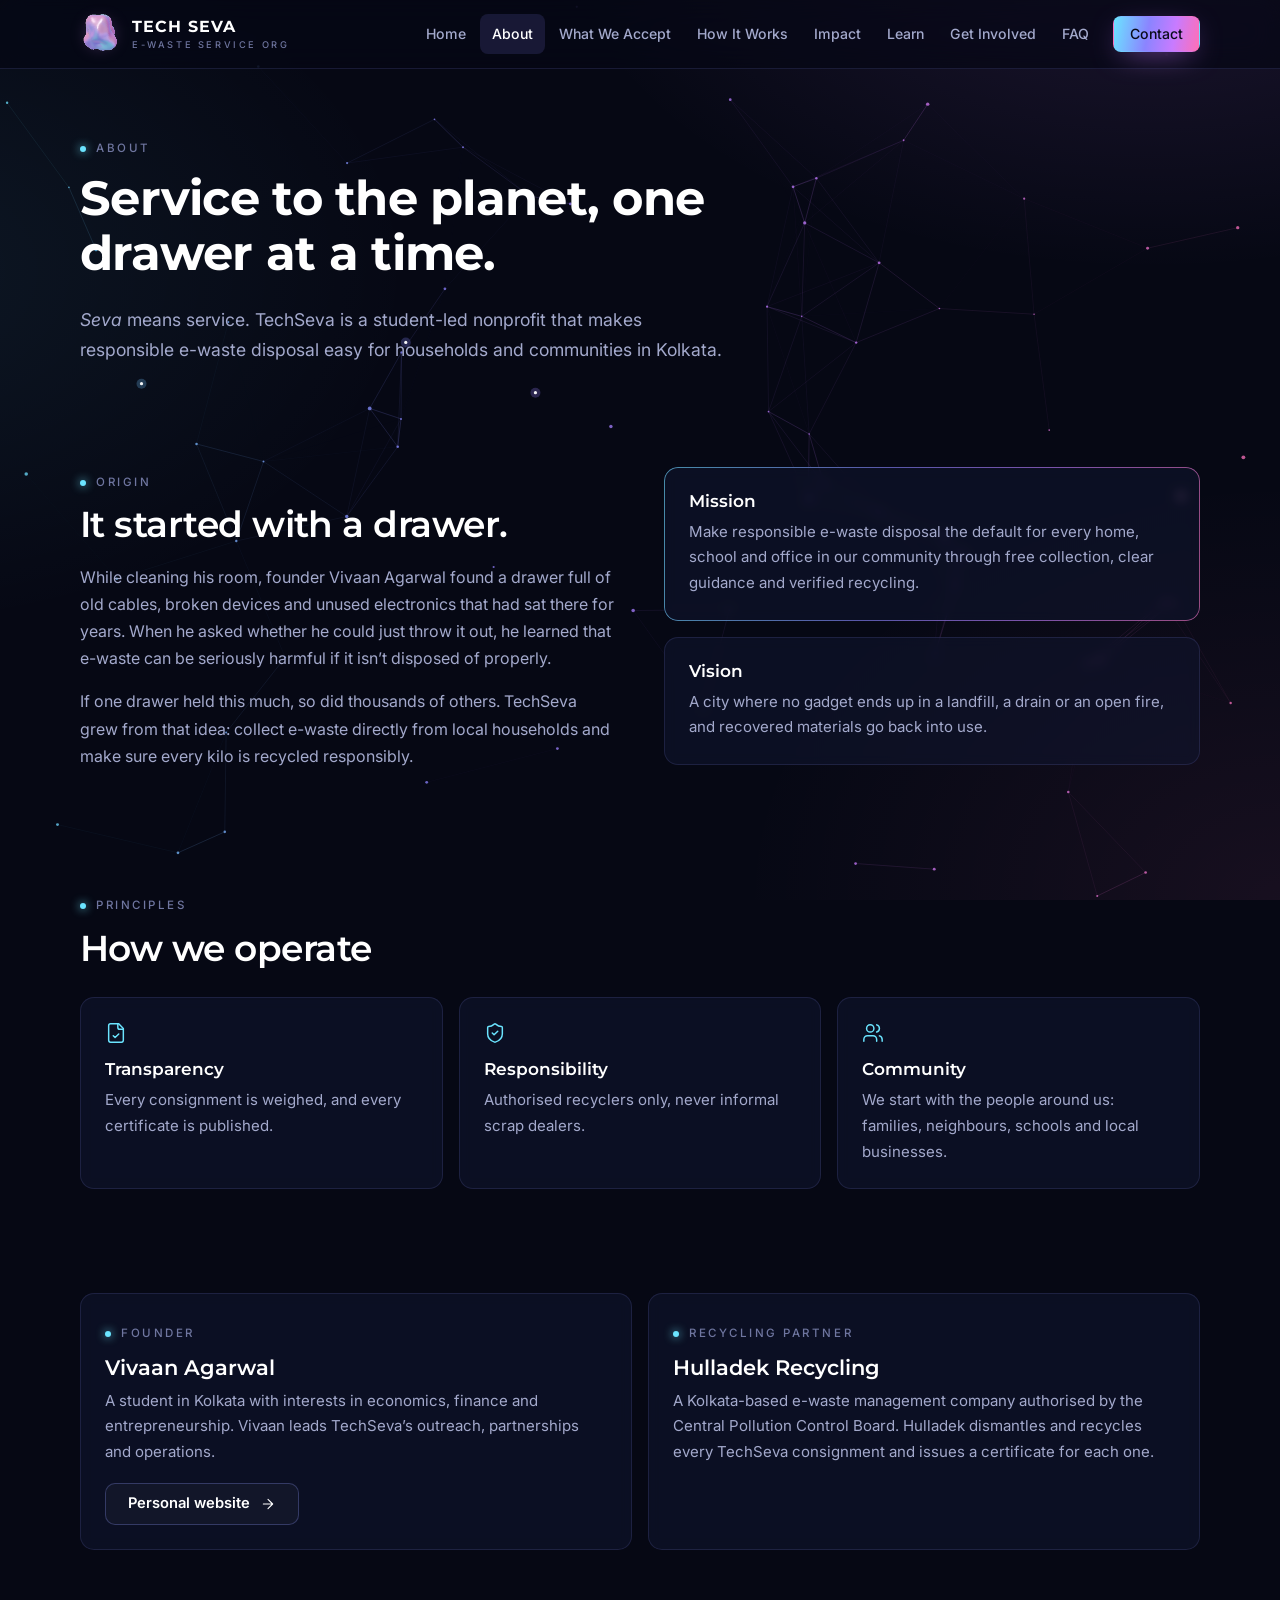
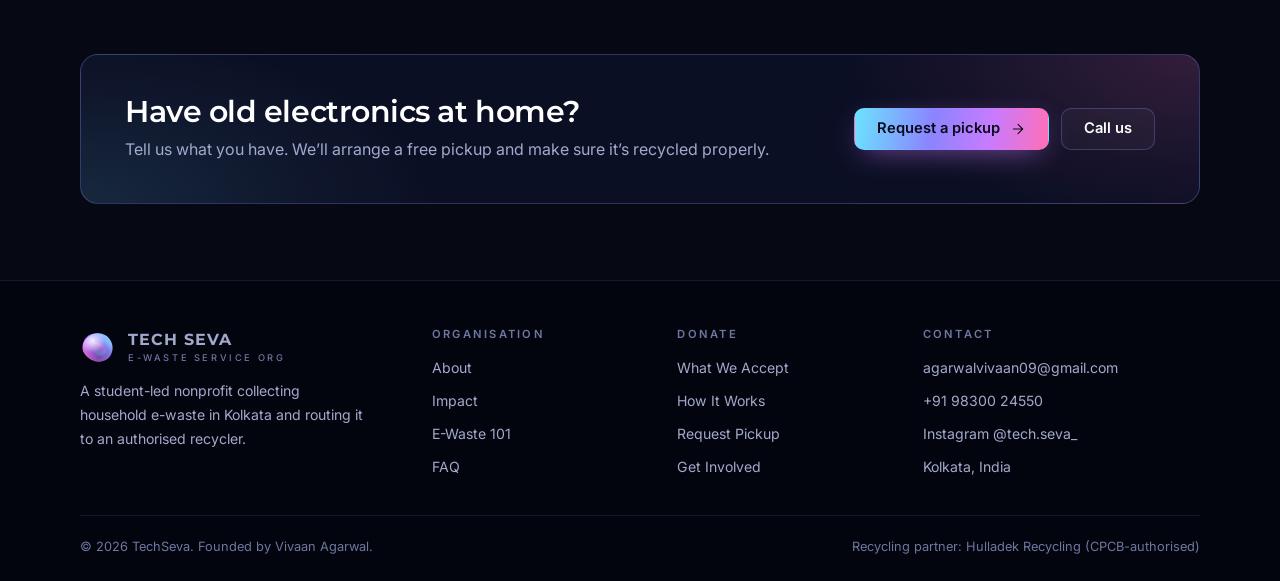
<file: about.html>
<!doctype html>
<html lang="en">
<head>
  <meta charset="utf-8">
  <meta name="viewport" content="width=device-width, initial-scale=1">
  <title>About | TechSeva</title>
  <meta name="description" content="The story, mission and people behind TechSeva, a student-led e-waste nonprofit in Kolkata.">
  <meta name="theme-color" content="#060814">
  <link rel="canonical" href="https://agarwalvivaan09-ai.github.io/techseva/about.html">
  <meta property="og:type" content="website">
  <meta property="og:site_name" content="TechSeva">
  <meta property="og:title" content="About | TechSeva">
  <meta property="og:description" content="The story, mission and people behind TechSeva, a student-led e-waste nonprofit in Kolkata.">
  <link rel="icon" href="favicon.svg" type="image/svg+xml">
  <link rel="preconnect" href="https://fonts.googleapis.com">
  <link rel="preconnect" href="https://fonts.gstatic.com" crossorigin>
  <link href="https://fonts.googleapis.com/css2?family=Inter:wght@400;500;600&family=Montserrat:wght@600;700;800&display=swap" rel="stylesheet">
  <link rel="stylesheet" href="assets/css/style.css?v=aa697367">
</head>
<body>
  <canvas id="net" aria-hidden="true"></canvas>
  <a class="skip" href="#main">Skip to content</a>
  <header class="site-header">
    <nav class="container nav" aria-label="Main">
      <a class="brand" href="index.html" aria-label="TechSeva home"><span class="brand-blob" data-blob="mini"><img src="assets/img/blob.svg?v=7ed084c2" alt="" width="40" height="40"></span><span><b>TECH SEVA</b><small>E-WASTE SERVICE ORG</small></span></a>
      <button class="nav-toggle" aria-label="Open menu" aria-expanded="false" aria-controls="nav-links"><svg viewBox="0 0 24 24" fill="none" stroke="currentColor" stroke-width="1.6" stroke-linecap="round" stroke-linejoin="round"><path d="M4 7h16M4 12h16M4 17h16"/></svg></button>
      <ul class="nav-links" id="nav-links">
        <li><a href="index.html">Home</a></li>
        <li><a href="about.html" aria-current="page">About</a></li>
        <li><a href="what-we-accept.html">What We Accept</a></li>
        <li><a href="how-it-works.html">How It Works</a></li>
        <li><a href="impact.html">Impact</a></li>
        <li><a href="learn.html">Learn</a></li>
        <li><a href="get-involved.html">Get Involved</a></li>
        <li><a href="faq.html">FAQ</a></li>
        <li><a class="btn btn-primary" href="contact.html">Contact</a></li>
      </ul>
    </nav>
  </header>

  <main id="main">
    <section class="page-hero">
      <div class="container">
        <div class="label">About</div>
        <h1>Service to the planet, one drawer at a time.</h1>
        <p class="lead"><em>Seva</em> means service. TechSeva is a student-led nonprofit that makes responsible e-waste disposal easy for households and communities in Kolkata.</p>
      </div>
    </section>

    <section>
      <div class="container split">
        <div class="reveal">
          <div class="label">Origin</div>
          <h2>It started with a drawer.</h2>
          <p>While cleaning his room, founder Vivaan Agarwal found a drawer full of old cables, broken devices and unused electronics that had sat there for years. When he asked whether he could just throw it out, he learned that e-waste can be seriously harmful if it isn’t disposed of properly.</p>
          <p>If one drawer held this much, so did thousands of others. TechSeva grew from that idea: collect e-waste directly from local households and make sure every kilo is recycled responsibly.</p>
        </div>
        <div class="grid reveal">
          <div class="card glow"><h3>Mission</h3><p>Make responsible e-waste disposal the default for every home, school and office in our community through free collection, clear guidance and verified recycling.</p></div>
          <div class="card"><h3>Vision</h3><p>A city where no gadget ends up in a landfill, a drain or an open fire, and recovered materials go back into use.</p></div>
        </div>
      </div>
    </section>

    <section>
      <div class="container">
        <div class="head reveal"><div class="label">Principles</div><h2>How we operate</h2></div>
        <div class="grid g3">
          <div class="card reveal"><div class="ic" aria-hidden="true"><svg viewBox="0 0 24 24" fill="none" stroke="currentColor" stroke-width="1.6" stroke-linecap="round" stroke-linejoin="round"><path d="M15 2H6a2 2 0 0 0-2 2v16a2 2 0 0 0 2 2h12a2 2 0 0 0 2-2V7z"/><path d="M14 2v4a2 2 0 0 0 2 2h4M9 15l2 2 4-4"/></svg></div><h3>Transparency</h3><p>Every consignment is weighed, and every certificate is published.</p></div>
          <div class="card reveal"><div class="ic" aria-hidden="true"><svg viewBox="0 0 24 24" fill="none" stroke="currentColor" stroke-width="1.6" stroke-linecap="round" stroke-linejoin="round"><path d="M20 13c0 5-3.5 7.5-7.7 9a1 1 0 0 1-.7 0C7.5 20.5 4 18 4 13V6a1 1 0 0 1 1-1c2 0 4.5-1.2 6.2-2.7a1.2 1.2 0 0 1 1.6 0C14.5 3.8 17 5 19 5a1 1 0 0 1 1 1z"/><path d="m9 12 2 2 4-4"/></svg></div><h3>Responsibility</h3><p>Authorised recyclers only, never informal scrap dealers.</p></div>
          <div class="card reveal"><div class="ic" aria-hidden="true"><svg viewBox="0 0 24 24" fill="none" stroke="currentColor" stroke-width="1.6" stroke-linecap="round" stroke-linejoin="round"><path d="M16 21v-2a4 4 0 0 0-4-4H6a4 4 0 0 0-4 4v2"/><circle cx="9" cy="7" r="4"/><path d="M22 21v-2a4 4 0 0 0-3-3.87M16 3.13a4 4 0 0 1 0 7.75"/></svg></div><h3>Community</h3><p>We start with the people around us: families, neighbours, schools and local businesses.</p></div>
        </div>
      </div>
    </section>

    <section>
      <div class="container grid g2">
        <div class="card reveal">
          <div class="label">Founder</div>
          <h3 style="font-size:1.3rem">Vivaan Agarwal</h3>
          <p>A student in Kolkata with interests in economics, finance and entrepreneurship. Vivaan leads TechSeva’s outreach, partnerships and operations.</p>
          <div class="actions" style="margin-top:18px"><a class="btn btn-ghost" href="https://agarwalvivaan09-ai.github.io/vivaan-agarwal-website-3.0/" target="_blank" rel="noopener">Personal website <svg viewBox="0 0 24 24" fill="none" stroke="currentColor" stroke-width="1.6" stroke-linecap="round" stroke-linejoin="round"><path d="M5 12h14M12 5l7 7-7 7"/></svg></a></div>
        </div>
        <div class="card reveal">
          <div class="label">Recycling partner</div>
          <h3 style="font-size:1.3rem">Hulladek Recycling</h3>
          <p>A Kolkata-based e-waste management company authorised by the Central Pollution Control Board. Hulladek dismantles and recycles every TechSeva consignment and issues a certificate for each one.</p>
        </div>
      </div>
    </section>

    <section>
      <div class="container">
        <div class="cta reveal">
          <div>
            <h2>Have old electronics at home?</h2>
            <p>Tell us what you have. We’ll arrange a free pickup and make sure it’s recycled properly.</p>
          </div>
          <div class="actions" style="margin:0">
            <a class="btn btn-primary" href="contact.html#pickup">Request a pickup <svg viewBox="0 0 24 24" fill="none" stroke="currentColor" stroke-width="1.6" stroke-linecap="round" stroke-linejoin="round"><path d="M5 12h14M12 5l7 7-7 7"/></svg></a>
            <a class="btn btn-ghost" href="tel:+919830024550">Call us</a>
          </div>
        </div>
      </div>
    </section>
  </main>

  <footer class="site-footer">
    <div class="container">
      <div class="footer-grid">
        <div>
          <a class="brand" href="index.html"><img src="assets/img/logo-mark.svg?v=d8d54067" alt="" width="36" height="36"><span><b>TECH SEVA</b><small>E-WASTE SERVICE ORG</small></span></a>
          <p>A student-led nonprofit collecting household e-waste in Kolkata and routing it to an authorised recycler.</p>
        </div>
        <div>
          <h4>Organisation</h4>
          <ul>
            <li><a href="about.html">About</a></li>
            <li><a href="impact.html">Impact</a></li>
            <li><a href="learn.html">E-Waste 101</a></li>
            <li><a href="faq.html">FAQ</a></li>
          </ul>
        </div>
        <div>
          <h4>Donate</h4>
          <ul>
            <li><a href="what-we-accept.html">What We Accept</a></li>
            <li><a href="how-it-works.html">How It Works</a></li>
            <li><a href="contact.html#pickup">Request Pickup</a></li>
            <li><a href="get-involved.html">Get Involved</a></li>
          </ul>
        </div>
        <div>
          <h4>Contact</h4>
          <ul>
            <li><a href="mailto:agarwalvivaan09@gmail.com">agarwalvivaan09@gmail.com</a></li>
            <li><a href="tel:+919830024550">+91 98300 24550</a></li>
            <li><a href="https://www.instagram.com/tech.seva_/" target="_blank" rel="noopener">Instagram @tech.seva_</a></li>
            <li>Kolkata, India</li>
          </ul>
        </div>
      </div>
      <div class="footer-bottom">
        <span>&copy; <span id="year">2026</span> TechSeva. Founded by Vivaan Agarwal.</span>
        <span>Recycling partner: Hulladek Recycling (CPCB-authorised)</span>
      </div>
    </div>
  </footer>
  <script src="assets/js/vendor/three.min.js?v=eb854986" defer></script>
  <script src="assets/js/blob.js?v=fdc7ba39" defer></script>
  <script src="assets/js/main.js?v=6553cc19" defer></script>
</body>
</html>
</file>
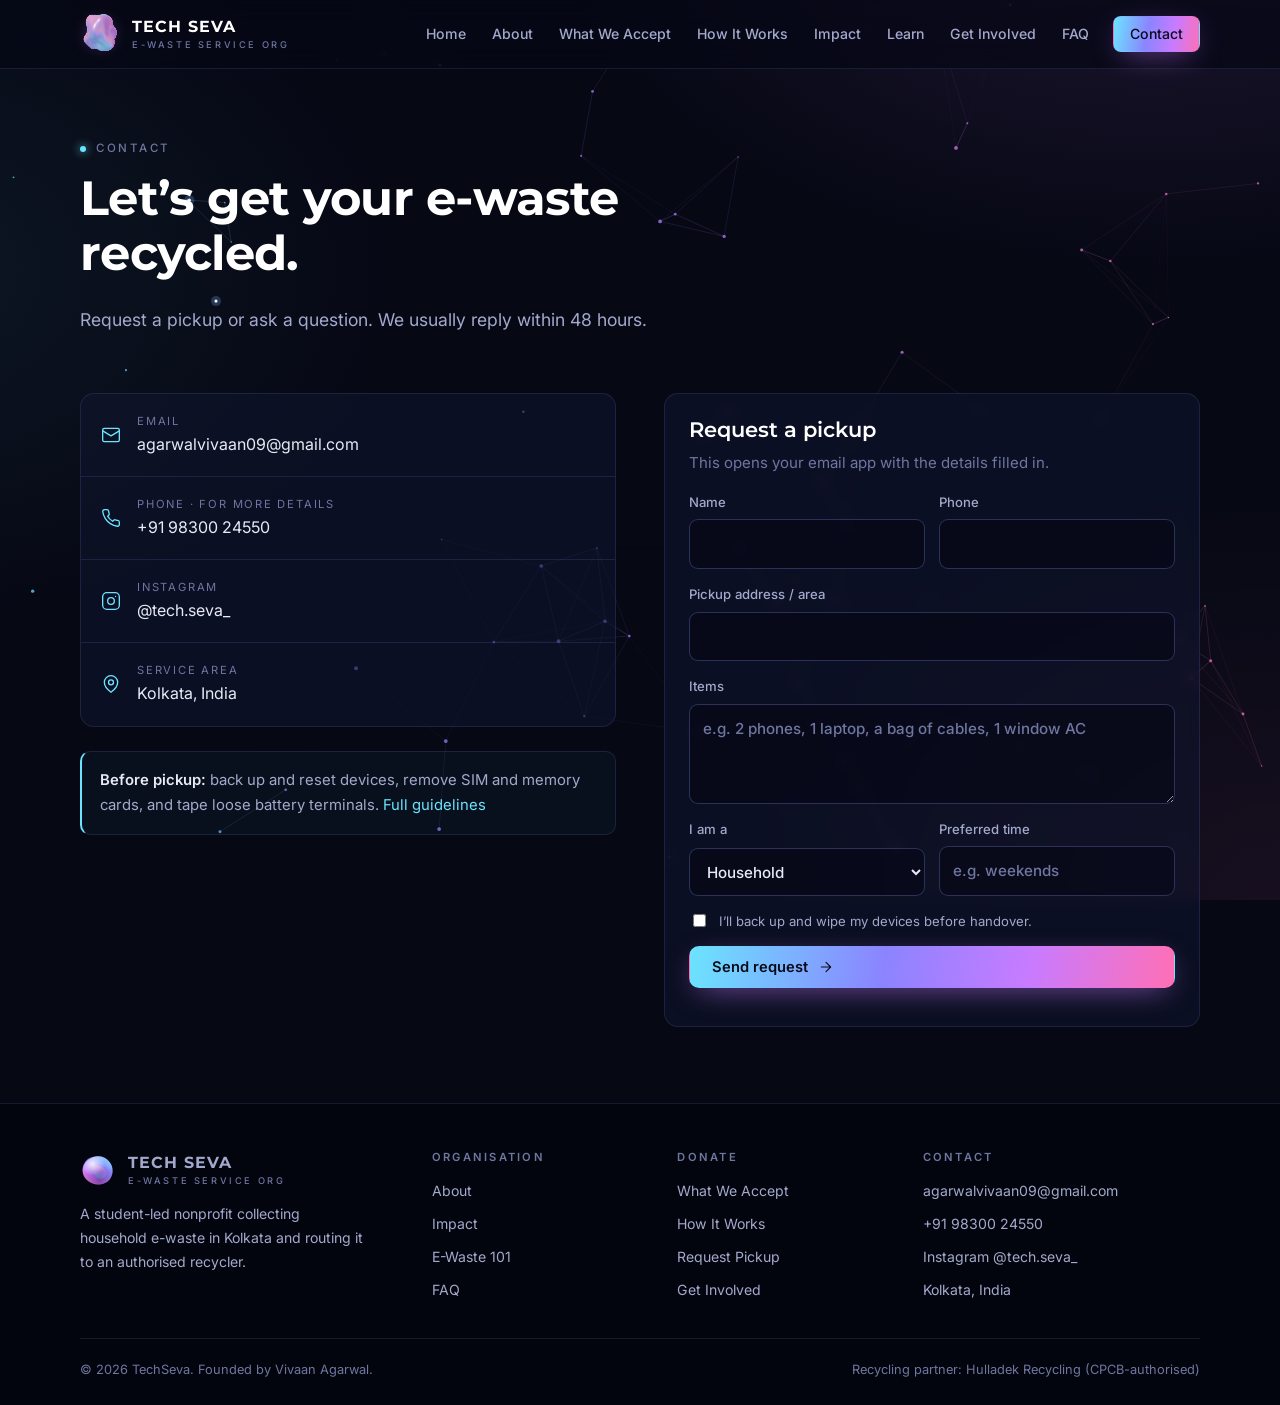
<file: contact.html>
<!doctype html>
<html lang="en">
<head>
  <meta charset="utf-8">
  <meta name="viewport" content="width=device-width, initial-scale=1">
  <title>Contact | TechSeva</title>
  <meta name="description" content="Contact TechSeva to request a free e-waste pickup in Kolkata or ask a question.">
  <meta name="theme-color" content="#060814">
  <link rel="canonical" href="https://agarwalvivaan09-ai.github.io/techseva/contact.html">
  <meta property="og:type" content="website">
  <meta property="og:site_name" content="TechSeva">
  <meta property="og:title" content="Contact | TechSeva">
  <meta property="og:description" content="Contact TechSeva to request a free e-waste pickup in Kolkata or ask a question.">
  <link rel="icon" href="favicon.svg" type="image/svg+xml">
  <link rel="preconnect" href="https://fonts.googleapis.com">
  <link rel="preconnect" href="https://fonts.gstatic.com" crossorigin>
  <link href="https://fonts.googleapis.com/css2?family=Inter:wght@400;500;600&family=Montserrat:wght@600;700;800&display=swap" rel="stylesheet">
  <link rel="stylesheet" href="assets/css/style.css?v=aa697367">
</head>
<body>
  <canvas id="net" aria-hidden="true"></canvas>
  <a class="skip" href="#main">Skip to content</a>
  <header class="site-header">
    <nav class="container nav" aria-label="Main">
      <a class="brand" href="index.html" aria-label="TechSeva home"><span class="brand-blob" data-blob="mini"><img src="assets/img/blob.svg?v=7ed084c2" alt="" width="40" height="40"></span><span><b>TECH SEVA</b><small>E-WASTE SERVICE ORG</small></span></a>
      <button class="nav-toggle" aria-label="Open menu" aria-expanded="false" aria-controls="nav-links"><svg viewBox="0 0 24 24" fill="none" stroke="currentColor" stroke-width="1.6" stroke-linecap="round" stroke-linejoin="round"><path d="M4 7h16M4 12h16M4 17h16"/></svg></button>
      <ul class="nav-links" id="nav-links">
        <li><a href="index.html">Home</a></li>
        <li><a href="about.html">About</a></li>
        <li><a href="what-we-accept.html">What We Accept</a></li>
        <li><a href="how-it-works.html">How It Works</a></li>
        <li><a href="impact.html">Impact</a></li>
        <li><a href="learn.html">Learn</a></li>
        <li><a href="get-involved.html">Get Involved</a></li>
        <li><a href="faq.html">FAQ</a></li>
        <li><a class="btn btn-primary" href="contact.html">Contact</a></li>
      </ul>
    </nav>
  </header>

  <main id="main">
    <section class="page-hero">
      <div class="container">
        <div class="label">Contact</div>
        <h1>Let’s get your e-waste recycled.</h1>
        <p class="lead">Request a pickup or ask a question. We usually reply within 48 hours.</p>
      </div>
    </section>

    <section style="padding-top:8px">
      <div class="container split">
        <div class="reveal">
          <div class="contact-list">
            <a href="mailto:agarwalvivaan09@gmail.com"><svg viewBox="0 0 24 24" fill="none" stroke="currentColor" stroke-width="1.6" stroke-linecap="round" stroke-linejoin="round"><rect x="2" y="4" width="20" height="16" rx="2"/><path d="m22 7-10 6L2 7"/></svg><span><small>Email</small>agarwalvivaan09@gmail.com</span></a>
            <a href="tel:+919830024550"><svg viewBox="0 0 24 24" fill="none" stroke="currentColor" stroke-width="1.6" stroke-linecap="round" stroke-linejoin="round"><path d="M22 16.9v3a2 2 0 0 1-2.2 2 19.8 19.8 0 0 1-8.6-3.1 19.5 19.5 0 0 1-6-6A19.8 19.8 0 0 1 2.1 4.2 2 2 0 0 1 4.1 2h3a2 2 0 0 1 2 1.7c.1 1 .4 1.9.7 2.8a2 2 0 0 1-.5 2.1L8 9.9a16 16 0 0 0 6 6l1.3-1.3a2 2 0 0 1 2.1-.4c.9.3 1.8.6 2.8.7a2 2 0 0 1 1.7 2z"/></svg><span><small>Phone · for more details</small>+91 98300 24550</span></a>
            <a href="https://www.instagram.com/tech.seva_/" target="_blank" rel="noopener"><svg viewBox="0 0 24 24" fill="none" stroke="currentColor" stroke-width="1.6" stroke-linecap="round" stroke-linejoin="round"><rect x="2" y="2" width="20" height="20" rx="5"/><circle cx="12" cy="12" r="4"/><path d="M17.5 6.5h.01"/></svg><span><small>Instagram</small>@tech.seva_</span></a>
            <div><svg viewBox="0 0 24 24" fill="none" stroke="currentColor" stroke-width="1.6" stroke-linecap="round" stroke-linejoin="round"><path d="M20 10c0 6-8 12-8 12s-8-6-8-12a8 8 0 0 1 16 0Z"/><circle cx="12" cy="10" r="3"/></svg><span><small>Service area</small>Kolkata, India</span></div>
          </div>
          <div class="note mt"><strong>Before pickup:</strong> back up and reset devices, remove SIM and memory cards, and tape loose battery terminals. <a href="how-it-works.html#guidelines">Full guidelines</a></div>
        </div>
        <div class="card reveal" id="pickup">
          <h3 style="font-size:1.3rem">Request a pickup</h3>
          <p class="form-note" style="margin-bottom:16px">This opens your email app with the details filled in.</p>
          <form class="form" data-mailto="agarwalvivaan09@gmail.com" data-subject="TechSeva pickup request">
            <div class="row">
              <label>Name<input name="Name" required autocomplete="name"></label>
              <label>Phone<input name="Phone" type="tel" required autocomplete="tel"></label>
            </div>
            <label>Pickup address / area<input name="Address" required autocomplete="street-address"></label>
            <label>Items<textarea name="Items" required placeholder="e.g. 2 phones, 1 laptop, a bag of cables, 1 window AC"></textarea></label>
            <div class="row">
              <label>I am a<select name="Donor type"><option>Household</option><option>Housing society</option><option>School / college</option><option>Business / office</option></select></label>
              <label>Preferred time<input name="Preferred time" placeholder="e.g. weekends"></label>
            </div>
            <label class="check"><input type="checkbox" name="Data wiped" value="Yes" required> I’ll back up and wipe my devices before handover.</label>
            <button class="btn btn-primary" type="submit">Send request <svg viewBox="0 0 24 24" fill="none" stroke="currentColor" stroke-width="1.6" stroke-linecap="round" stroke-linejoin="round"><path d="M5 12h14M12 5l7 7-7 7"/></svg></button>
            <p class="form-status form-note" role="status"></p>
          </form>
        </div>
      </div>
    </section>
  </main>

  <footer class="site-footer">
    <div class="container">
      <div class="footer-grid">
        <div>
          <a class="brand" href="index.html"><img src="assets/img/logo-mark.svg?v=d8d54067" alt="" width="36" height="36"><span><b>TECH SEVA</b><small>E-WASTE SERVICE ORG</small></span></a>
          <p>A student-led nonprofit collecting household e-waste in Kolkata and routing it to an authorised recycler.</p>
        </div>
        <div>
          <h4>Organisation</h4>
          <ul>
            <li><a href="about.html">About</a></li>
            <li><a href="impact.html">Impact</a></li>
            <li><a href="learn.html">E-Waste 101</a></li>
            <li><a href="faq.html">FAQ</a></li>
          </ul>
        </div>
        <div>
          <h4>Donate</h4>
          <ul>
            <li><a href="what-we-accept.html">What We Accept</a></li>
            <li><a href="how-it-works.html">How It Works</a></li>
            <li><a href="contact.html#pickup">Request Pickup</a></li>
            <li><a href="get-involved.html">Get Involved</a></li>
          </ul>
        </div>
        <div>
          <h4>Contact</h4>
          <ul>
            <li><a href="mailto:agarwalvivaan09@gmail.com">agarwalvivaan09@gmail.com</a></li>
            <li><a href="tel:+919830024550">+91 98300 24550</a></li>
            <li><a href="https://www.instagram.com/tech.seva_/" target="_blank" rel="noopener">Instagram @tech.seva_</a></li>
            <li>Kolkata, India</li>
          </ul>
        </div>
      </div>
      <div class="footer-bottom">
        <span>&copy; <span id="year">2026</span> TechSeva. Founded by Vivaan Agarwal.</span>
        <span>Recycling partner: Hulladek Recycling (CPCB-authorised)</span>
      </div>
    </div>
  </footer>
  <script src="assets/js/vendor/three.min.js?v=eb854986" defer></script>
  <script src="assets/js/blob.js?v=fdc7ba39" defer></script>
  <script src="assets/js/main.js?v=6553cc19" defer></script>
</body>
</html>
</file>
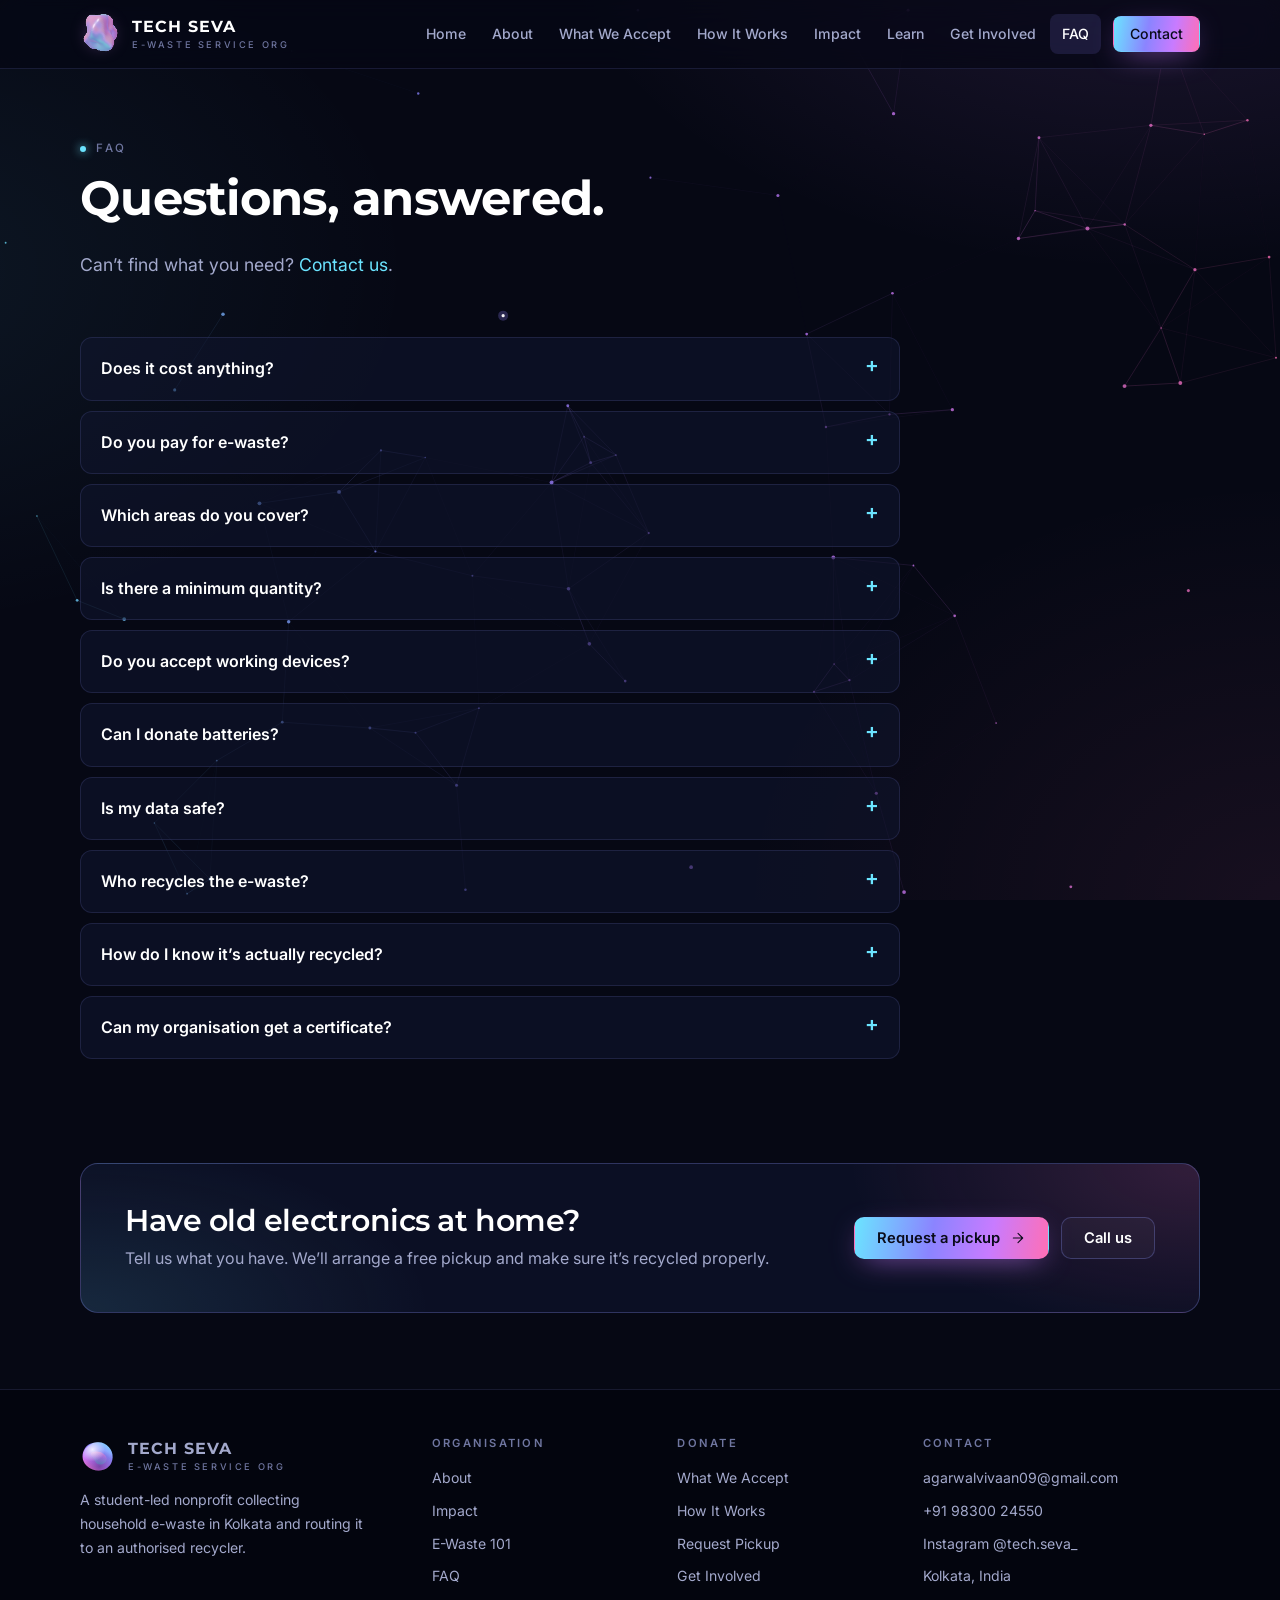
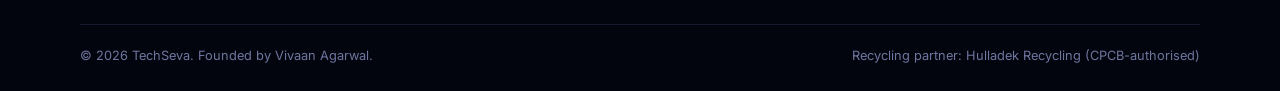
<file: faq.html>
<!doctype html>
<html lang="en">
<head>
  <meta charset="utf-8">
  <meta name="viewport" content="width=device-width, initial-scale=1">
  <title>FAQ | TechSeva</title>
  <meta name="description" content="Answers to common questions about donating e-waste to TechSeva.">
  <meta name="theme-color" content="#060814">
  <link rel="canonical" href="https://agarwalvivaan09-ai.github.io/techseva/faq.html">
  <meta property="og:type" content="website">
  <meta property="og:site_name" content="TechSeva">
  <meta property="og:title" content="FAQ | TechSeva">
  <meta property="og:description" content="Answers to common questions about donating e-waste to TechSeva.">
  <link rel="icon" href="favicon.svg" type="image/svg+xml">
  <link rel="preconnect" href="https://fonts.googleapis.com">
  <link rel="preconnect" href="https://fonts.gstatic.com" crossorigin>
  <link href="https://fonts.googleapis.com/css2?family=Inter:wght@400;500;600&family=Montserrat:wght@600;700;800&display=swap" rel="stylesheet">
  <link rel="stylesheet" href="assets/css/style.css?v=aa697367">
</head>
<body>
  <canvas id="net" aria-hidden="true"></canvas>
  <a class="skip" href="#main">Skip to content</a>
  <header class="site-header">
    <nav class="container nav" aria-label="Main">
      <a class="brand" href="index.html" aria-label="TechSeva home"><span class="brand-blob" data-blob="mini"><img src="assets/img/blob.svg?v=7ed084c2" alt="" width="40" height="40"></span><span><b>TECH SEVA</b><small>E-WASTE SERVICE ORG</small></span></a>
      <button class="nav-toggle" aria-label="Open menu" aria-expanded="false" aria-controls="nav-links"><svg viewBox="0 0 24 24" fill="none" stroke="currentColor" stroke-width="1.6" stroke-linecap="round" stroke-linejoin="round"><path d="M4 7h16M4 12h16M4 17h16"/></svg></button>
      <ul class="nav-links" id="nav-links">
        <li><a href="index.html">Home</a></li>
        <li><a href="about.html">About</a></li>
        <li><a href="what-we-accept.html">What We Accept</a></li>
        <li><a href="how-it-works.html">How It Works</a></li>
        <li><a href="impact.html">Impact</a></li>
        <li><a href="learn.html">Learn</a></li>
        <li><a href="get-involved.html">Get Involved</a></li>
        <li><a href="faq.html" aria-current="page">FAQ</a></li>
        <li><a class="btn btn-primary" href="contact.html">Contact</a></li>
      </ul>
    </nav>
  </header>

  <main id="main">
    <section class="page-hero">
      <div class="container">
        <div class="label">FAQ</div>
        <h1>Questions, answered.</h1>
        <p class="lead">Can’t find what you need? <a href="contact.html">Contact us</a>.</p>
      </div>
    </section>

    <section style="padding-top:8px">
      <div class="container">
        <div class="faq reveal">
          <details><summary>Does it cost anything?</summary><p>No. Collection is free for households, and we never charge donors.</p></details>
          <details><summary>Do you pay for e-waste?</summary><p>No. TechSeva is a nonprofit service, not a scrap buyer. Our job is to make sure your e-waste is recycled responsibly.</p></details>
          <details><summary>Which areas do you cover?</summary><p>Kolkata and nearby areas. If you’re further away, contact us anyway and we may be able to arrange a drive.</p></details>
          <details><summary>Is there a minimum quantity?</summary><p>No. For one or two small items, dropping off at a drive is usually easiest, but just ask.</p></details>
          <details><summary>Do you accept working devices?</summary><p>Yes. Working devices in good condition may be passed on for reuse where safe; everything else is recycled.</p></details>
          <details><summary>Can I donate batteries?</summary><p>Intact ones, yes. Tape the terminals of loose batteries. We can’t accept swollen or leaking batteries, or vehicle batteries.</p></details>
          <details><summary>Is my data safe?</summary><p>Please back up and factory-reset devices before handover. Our <a href="how-it-works.html#guidelines">data-wipe guide</a> shows how. Wiping it yourself first is always the best protection.</p></details>
          <details><summary>Who recycles the e-waste?</summary><p>Hulladek Recycling, a Kolkata-based recycler authorised by the Central Pollution Control Board.</p></details>
          <details><summary>How do I know it’s actually recycled?</summary><p>Each consignment gets an official certificate, published on our <a href="impact.html#certificates">Impact page</a>.</p></details>
          <details><summary>Can my organisation get a certificate?</summary><p>Yes. For organisations and large donations we share the certificate covering your consignment.</p></details>
        </div>
      </div>
    </section>

    <section>
      <div class="container">
        <div class="cta reveal">
          <div>
            <h2>Have old electronics at home?</h2>
            <p>Tell us what you have. We’ll arrange a free pickup and make sure it’s recycled properly.</p>
          </div>
          <div class="actions" style="margin:0">
            <a class="btn btn-primary" href="contact.html#pickup">Request a pickup <svg viewBox="0 0 24 24" fill="none" stroke="currentColor" stroke-width="1.6" stroke-linecap="round" stroke-linejoin="round"><path d="M5 12h14M12 5l7 7-7 7"/></svg></a>
            <a class="btn btn-ghost" href="tel:+919830024550">Call us</a>
          </div>
        </div>
      </div>
    </section>
  </main>

  <footer class="site-footer">
    <div class="container">
      <div class="footer-grid">
        <div>
          <a class="brand" href="index.html"><img src="assets/img/logo-mark.svg?v=d8d54067" alt="" width="36" height="36"><span><b>TECH SEVA</b><small>E-WASTE SERVICE ORG</small></span></a>
          <p>A student-led nonprofit collecting household e-waste in Kolkata and routing it to an authorised recycler.</p>
        </div>
        <div>
          <h4>Organisation</h4>
          <ul>
            <li><a href="about.html">About</a></li>
            <li><a href="impact.html">Impact</a></li>
            <li><a href="learn.html">E-Waste 101</a></li>
            <li><a href="faq.html">FAQ</a></li>
          </ul>
        </div>
        <div>
          <h4>Donate</h4>
          <ul>
            <li><a href="what-we-accept.html">What We Accept</a></li>
            <li><a href="how-it-works.html">How It Works</a></li>
            <li><a href="contact.html#pickup">Request Pickup</a></li>
            <li><a href="get-involved.html">Get Involved</a></li>
          </ul>
        </div>
        <div>
          <h4>Contact</h4>
          <ul>
            <li><a href="mailto:agarwalvivaan09@gmail.com">agarwalvivaan09@gmail.com</a></li>
            <li><a href="tel:+919830024550">+91 98300 24550</a></li>
            <li><a href="https://www.instagram.com/tech.seva_/" target="_blank" rel="noopener">Instagram @tech.seva_</a></li>
            <li>Kolkata, India</li>
          </ul>
        </div>
      </div>
      <div class="footer-bottom">
        <span>&copy; <span id="year">2026</span> TechSeva. Founded by Vivaan Agarwal.</span>
        <span>Recycling partner: Hulladek Recycling (CPCB-authorised)</span>
      </div>
    </div>
  </footer>
  <script src="assets/js/vendor/three.min.js?v=eb854986" defer></script>
  <script src="assets/js/blob.js?v=fdc7ba39" defer></script>
  <script src="assets/js/main.js?v=6553cc19" defer></script>
</body>
</html>
</file>
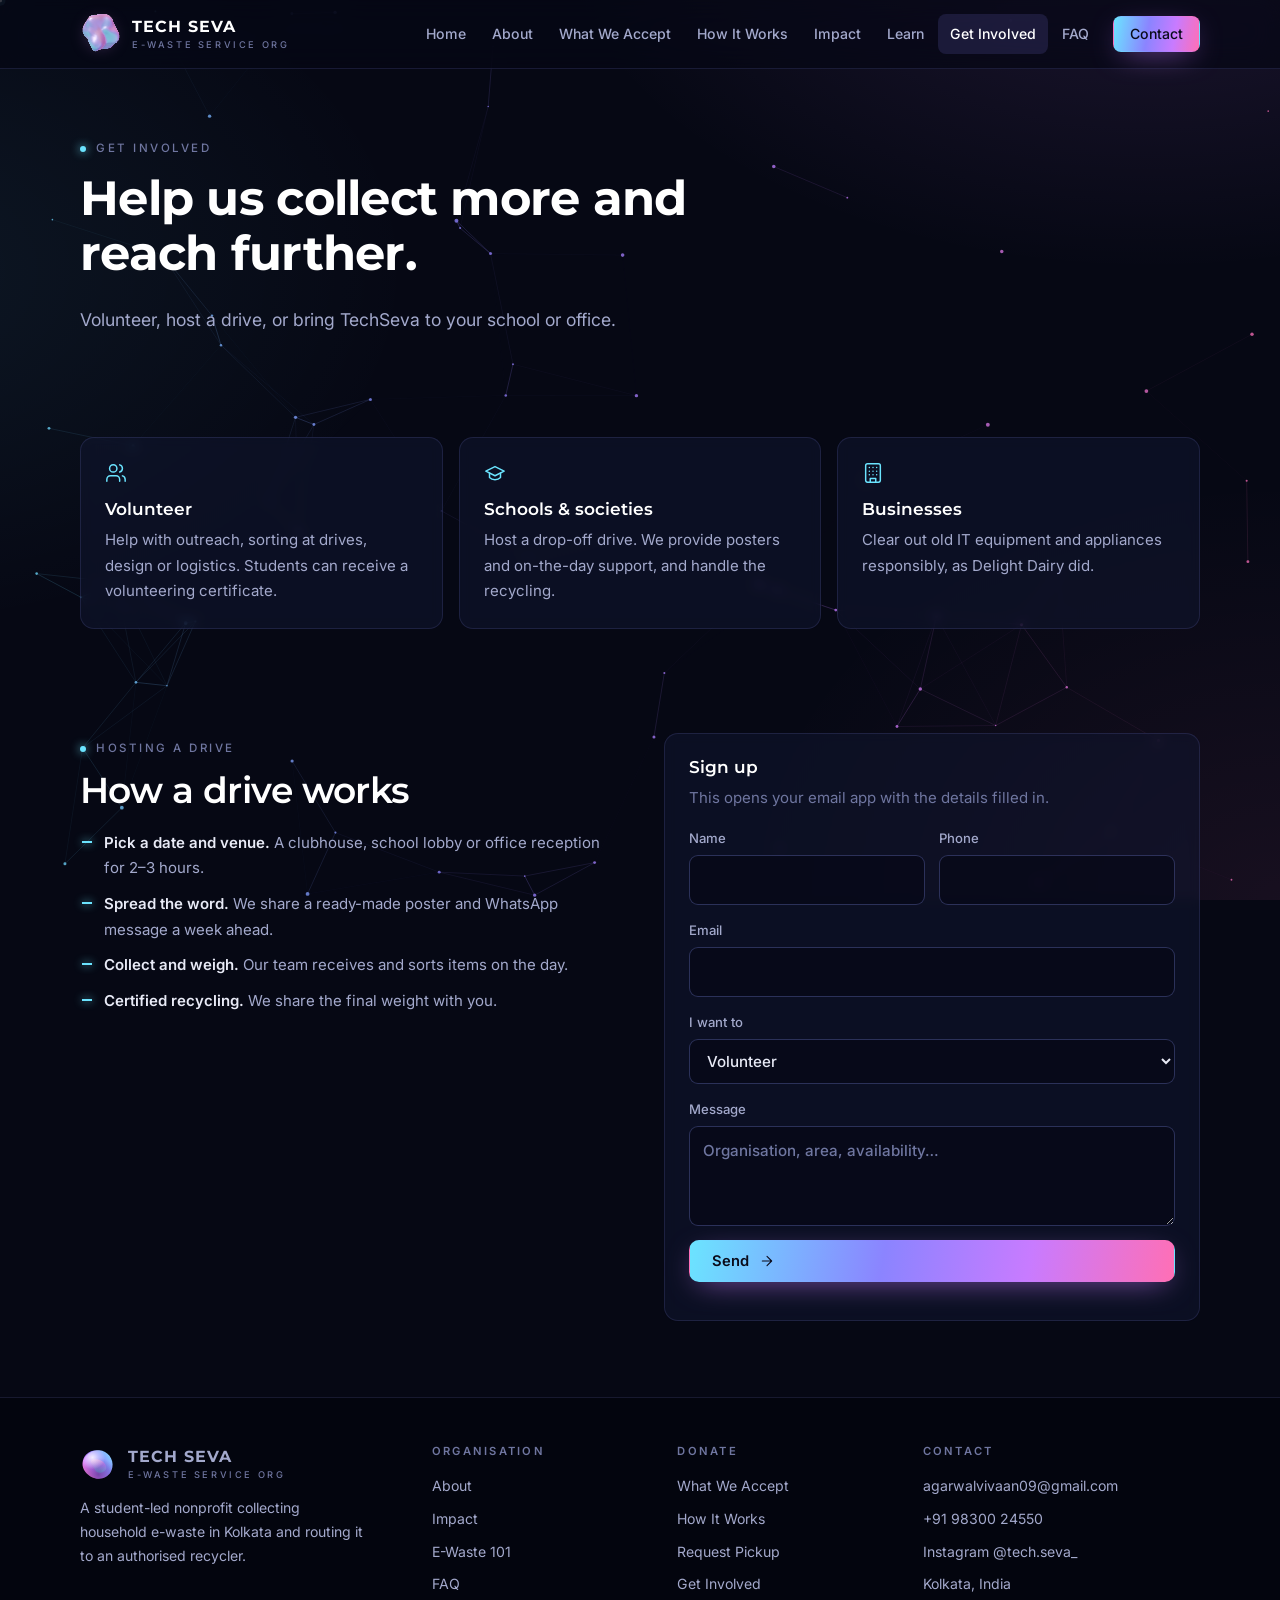
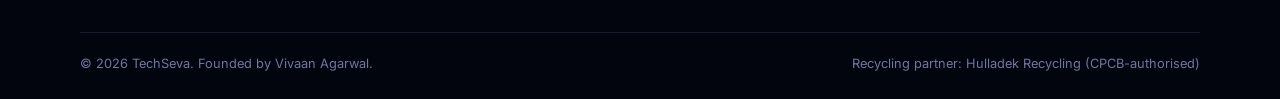
<file: get-involved.html>
<!doctype html>
<html lang="en">
<head>
  <meta charset="utf-8">
  <meta name="viewport" content="width=device-width, initial-scale=1">
  <title>Get Involved | TechSeva</title>
  <meta name="description" content="Volunteer with TechSeva or host an e-waste collection drive at your school, society or office in Kolkata.">
  <meta name="theme-color" content="#060814">
  <link rel="canonical" href="https://agarwalvivaan09-ai.github.io/techseva/get-involved.html">
  <meta property="og:type" content="website">
  <meta property="og:site_name" content="TechSeva">
  <meta property="og:title" content="Get Involved | TechSeva">
  <meta property="og:description" content="Volunteer with TechSeva or host an e-waste collection drive at your school, society or office in Kolkata.">
  <link rel="icon" href="favicon.svg" type="image/svg+xml">
  <link rel="preconnect" href="https://fonts.googleapis.com">
  <link rel="preconnect" href="https://fonts.gstatic.com" crossorigin>
  <link href="https://fonts.googleapis.com/css2?family=Inter:wght@400;500;600&family=Montserrat:wght@600;700;800&display=swap" rel="stylesheet">
  <link rel="stylesheet" href="assets/css/style.css?v=aa697367">
</head>
<body>
  <canvas id="net" aria-hidden="true"></canvas>
  <a class="skip" href="#main">Skip to content</a>
  <header class="site-header">
    <nav class="container nav" aria-label="Main">
      <a class="brand" href="index.html" aria-label="TechSeva home"><span class="brand-blob" data-blob="mini"><img src="assets/img/blob.svg?v=7ed084c2" alt="" width="40" height="40"></span><span><b>TECH SEVA</b><small>E-WASTE SERVICE ORG</small></span></a>
      <button class="nav-toggle" aria-label="Open menu" aria-expanded="false" aria-controls="nav-links"><svg viewBox="0 0 24 24" fill="none" stroke="currentColor" stroke-width="1.6" stroke-linecap="round" stroke-linejoin="round"><path d="M4 7h16M4 12h16M4 17h16"/></svg></button>
      <ul class="nav-links" id="nav-links">
        <li><a href="index.html">Home</a></li>
        <li><a href="about.html">About</a></li>
        <li><a href="what-we-accept.html">What We Accept</a></li>
        <li><a href="how-it-works.html">How It Works</a></li>
        <li><a href="impact.html">Impact</a></li>
        <li><a href="learn.html">Learn</a></li>
        <li><a href="get-involved.html" aria-current="page">Get Involved</a></li>
        <li><a href="faq.html">FAQ</a></li>
        <li><a class="btn btn-primary" href="contact.html">Contact</a></li>
      </ul>
    </nav>
  </header>

  <main id="main">
    <section class="page-hero">
      <div class="container">
        <div class="label">Get involved</div>
        <h1>Help us collect more and reach further.</h1>
        <p class="lead">Volunteer, host a drive, or bring TechSeva to your school or office.</p>
      </div>
    </section>

    <section>
      <div class="container grid g3">
        <div class="card reveal"><div class="ic" aria-hidden="true"><svg viewBox="0 0 24 24" fill="none" stroke="currentColor" stroke-width="1.6" stroke-linecap="round" stroke-linejoin="round"><path d="M16 21v-2a4 4 0 0 0-4-4H6a4 4 0 0 0-4 4v2"/><circle cx="9" cy="7" r="4"/><path d="M22 21v-2a4 4 0 0 0-3-3.87M16 3.13a4 4 0 0 1 0 7.75"/></svg></div><h3>Volunteer</h3><p>Help with outreach, sorting at drives, design or logistics. Students can receive a volunteering certificate.</p></div>
        <div class="card reveal"><div class="ic" aria-hidden="true"><svg viewBox="0 0 24 24" fill="none" stroke="currentColor" stroke-width="1.6" stroke-linecap="round" stroke-linejoin="round"><path d="M22 10 12 5 2 10l10 5 10-5z"/><path d="M6 12v5c3 3 9 3 12 0v-5"/></svg></div><h3>Schools &amp; societies</h3><p>Host a drop-off drive. We provide posters and on-the-day support, and handle the recycling.</p></div>
        <div class="card reveal"><div class="ic" aria-hidden="true"><svg viewBox="0 0 24 24" fill="none" stroke="currentColor" stroke-width="1.6" stroke-linecap="round" stroke-linejoin="round"><rect x="4" y="2" width="16" height="20" rx="2"/><path d="M9 22v-4h6v4M8 6h.01M16 6h.01M12 6h.01M12 10h.01M12 14h.01M16 10h.01M16 14h.01M8 10h.01M8 14h.01"/></svg></div><h3>Businesses</h3><p>Clear out old IT equipment and appliances responsibly, as Delight Dairy did.</p></div>
      </div>
    </section>

    <section id="volunteer">
      <div class="container split">
        <div class="reveal">
          <div class="label">Hosting a drive</div>
          <h2>How a drive works</h2>
          <ul class="list">
            <li><strong>Pick a date and venue.</strong> A clubhouse, school lobby or office reception for 2–3 hours.</li>
            <li><strong>Spread the word.</strong> We share a ready-made poster and WhatsApp message a week ahead.</li>
            <li><strong>Collect and weigh.</strong> Our team receives and sorts items on the day.</li>
            <li><strong>Certified recycling.</strong> We share the final weight with you.</li>
          </ul>
        </div>
        <div class="card reveal">
          <h3>Sign up</h3>
          <p class="form-note" style="margin-bottom:16px">This opens your email app with the details filled in.</p>
          <form class="form" data-mailto="agarwalvivaan09@gmail.com" data-subject="TechSeva - get involved">
            <div class="row">
              <label>Name<input name="Name" required autocomplete="name"></label>
              <label>Phone<input name="Phone" type="tel" autocomplete="tel"></label>
            </div>
            <label>Email<input name="Email" type="email" required autocomplete="email"></label>
            <label>I want to
              <select name="Interest"><option>Volunteer</option><option>Host a drive at my school / society</option><option>Organise a collection at my office</option><option>Something else</option></select>
            </label>
            <label>Message<textarea name="Message" placeholder="Organisation, area, availability…"></textarea></label>
            <button class="btn btn-primary" type="submit">Send <svg viewBox="0 0 24 24" fill="none" stroke="currentColor" stroke-width="1.6" stroke-linecap="round" stroke-linejoin="round"><path d="M5 12h14M12 5l7 7-7 7"/></svg></button>
            <p class="form-status form-note" role="status"></p>
          </form>
        </div>
      </div>
    </section>
  </main>

  <footer class="site-footer">
    <div class="container">
      <div class="footer-grid">
        <div>
          <a class="brand" href="index.html"><img src="assets/img/logo-mark.svg?v=d8d54067" alt="" width="36" height="36"><span><b>TECH SEVA</b><small>E-WASTE SERVICE ORG</small></span></a>
          <p>A student-led nonprofit collecting household e-waste in Kolkata and routing it to an authorised recycler.</p>
        </div>
        <div>
          <h4>Organisation</h4>
          <ul>
            <li><a href="about.html">About</a></li>
            <li><a href="impact.html">Impact</a></li>
            <li><a href="learn.html">E-Waste 101</a></li>
            <li><a href="faq.html">FAQ</a></li>
          </ul>
        </div>
        <div>
          <h4>Donate</h4>
          <ul>
            <li><a href="what-we-accept.html">What We Accept</a></li>
            <li><a href="how-it-works.html">How It Works</a></li>
            <li><a href="contact.html#pickup">Request Pickup</a></li>
            <li><a href="get-involved.html">Get Involved</a></li>
          </ul>
        </div>
        <div>
          <h4>Contact</h4>
          <ul>
            <li><a href="mailto:agarwalvivaan09@gmail.com">agarwalvivaan09@gmail.com</a></li>
            <li><a href="tel:+919830024550">+91 98300 24550</a></li>
            <li><a href="https://www.instagram.com/tech.seva_/" target="_blank" rel="noopener">Instagram @tech.seva_</a></li>
            <li>Kolkata, India</li>
          </ul>
        </div>
      </div>
      <div class="footer-bottom">
        <span>&copy; <span id="year">2026</span> TechSeva. Founded by Vivaan Agarwal.</span>
        <span>Recycling partner: Hulladek Recycling (CPCB-authorised)</span>
      </div>
    </div>
  </footer>
  <script src="assets/js/vendor/three.min.js?v=eb854986" defer></script>
  <script src="assets/js/blob.js?v=fdc7ba39" defer></script>
  <script src="assets/js/main.js?v=6553cc19" defer></script>
</body>
</html>
</file>
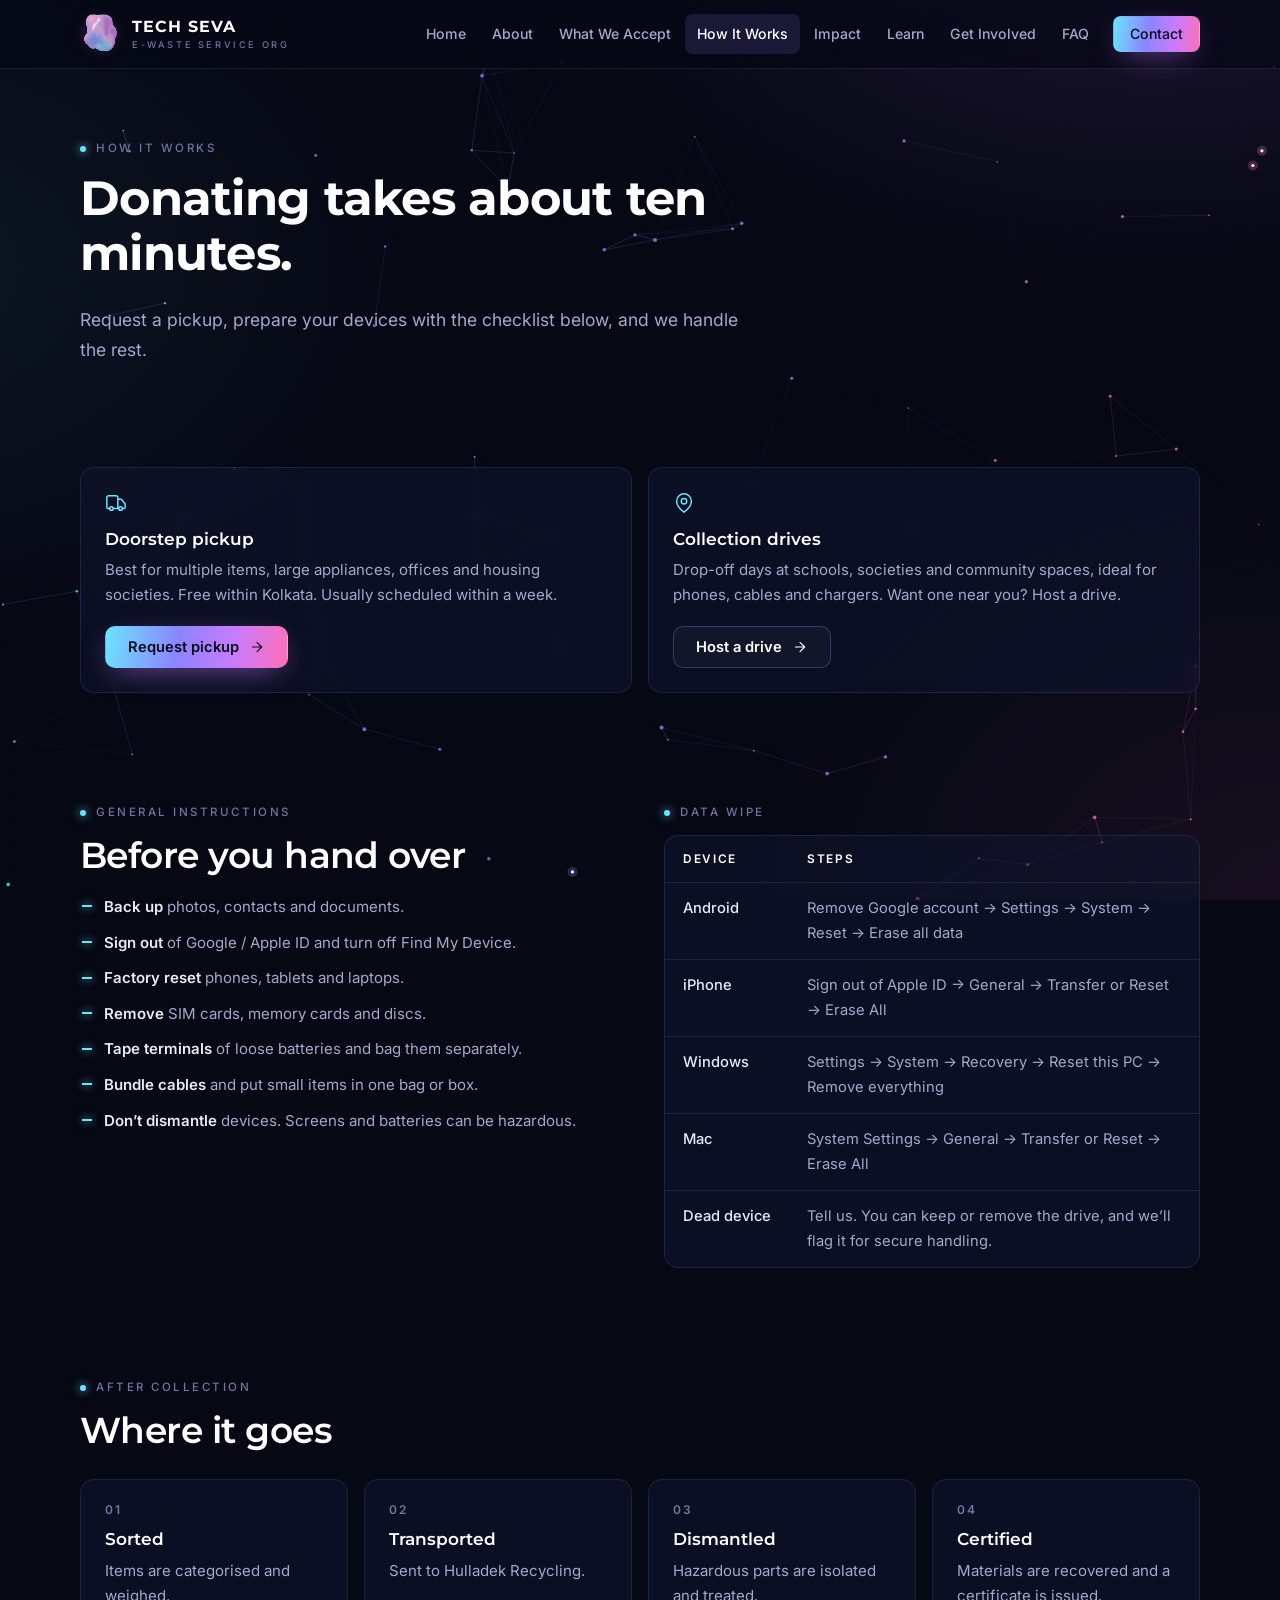
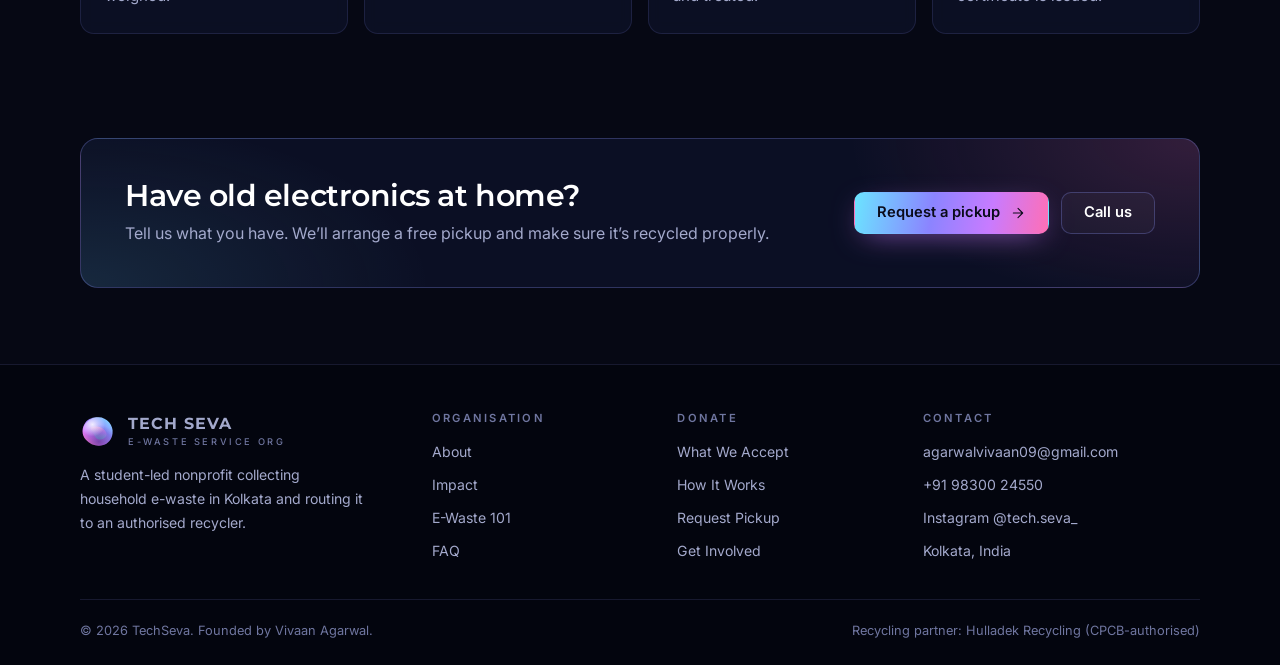
<file: how-it-works.html>
<!doctype html>
<html lang="en">
<head>
  <meta charset="utf-8">
  <meta name="viewport" content="width=device-width, initial-scale=1">
  <title>How It Works | TechSeva</title>
  <meta name="description" content="How to donate e-waste to TechSeva: pickup or drop-off, general instructions and a data-wiping guide.">
  <meta name="theme-color" content="#060814">
  <link rel="canonical" href="https://agarwalvivaan09-ai.github.io/techseva/how-it-works.html">
  <meta property="og:type" content="website">
  <meta property="og:site_name" content="TechSeva">
  <meta property="og:title" content="How It Works | TechSeva">
  <meta property="og:description" content="How to donate e-waste to TechSeva: pickup or drop-off, general instructions and a data-wiping guide.">
  <link rel="icon" href="favicon.svg" type="image/svg+xml">
  <link rel="preconnect" href="https://fonts.googleapis.com">
  <link rel="preconnect" href="https://fonts.gstatic.com" crossorigin>
  <link href="https://fonts.googleapis.com/css2?family=Inter:wght@400;500;600&family=Montserrat:wght@600;700;800&display=swap" rel="stylesheet">
  <link rel="stylesheet" href="assets/css/style.css?v=aa697367">
</head>
<body>
  <canvas id="net" aria-hidden="true"></canvas>
  <a class="skip" href="#main">Skip to content</a>
  <header class="site-header">
    <nav class="container nav" aria-label="Main">
      <a class="brand" href="index.html" aria-label="TechSeva home"><span class="brand-blob" data-blob="mini"><img src="assets/img/blob.svg?v=7ed084c2" alt="" width="40" height="40"></span><span><b>TECH SEVA</b><small>E-WASTE SERVICE ORG</small></span></a>
      <button class="nav-toggle" aria-label="Open menu" aria-expanded="false" aria-controls="nav-links"><svg viewBox="0 0 24 24" fill="none" stroke="currentColor" stroke-width="1.6" stroke-linecap="round" stroke-linejoin="round"><path d="M4 7h16M4 12h16M4 17h16"/></svg></button>
      <ul class="nav-links" id="nav-links">
        <li><a href="index.html">Home</a></li>
        <li><a href="about.html">About</a></li>
        <li><a href="what-we-accept.html">What We Accept</a></li>
        <li><a href="how-it-works.html" aria-current="page">How It Works</a></li>
        <li><a href="impact.html">Impact</a></li>
        <li><a href="learn.html">Learn</a></li>
        <li><a href="get-involved.html">Get Involved</a></li>
        <li><a href="faq.html">FAQ</a></li>
        <li><a class="btn btn-primary" href="contact.html">Contact</a></li>
      </ul>
    </nav>
  </header>

  <main id="main">
    <section class="page-hero">
      <div class="container">
        <div class="label">How it works</div>
        <h1>Donating takes about ten minutes.</h1>
        <p class="lead">Request a pickup, prepare your devices with the checklist below, and we handle the rest.</p>
      </div>
    </section>

    <section>
      <div class="container grid g2">
        <div class="card reveal"><div class="ic" aria-hidden="true"><svg viewBox="0 0 24 24" fill="none" stroke="currentColor" stroke-width="1.6" stroke-linecap="round" stroke-linejoin="round"><path d="M14 18V6a2 2 0 0 0-2-2H4a2 2 0 0 0-2 2v11a1 1 0 0 0 1 1h2M15 18H9M19 18h2a1 1 0 0 0 1-1v-3.65a1 1 0 0 0-.22-.62l-3.48-4.35A1 1 0 0 0 17.52 8H14"/><circle cx="17" cy="18" r="2"/><circle cx="7" cy="18" r="2"/></svg></div><h3>Doorstep pickup</h3><p>Best for multiple items, large appliances, offices and housing societies. Free within Kolkata. Usually scheduled within a week.</p><div class="actions" style="margin-top:18px"><a class="btn btn-primary" href="contact.html#pickup">Request pickup <svg viewBox="0 0 24 24" fill="none" stroke="currentColor" stroke-width="1.6" stroke-linecap="round" stroke-linejoin="round"><path d="M5 12h14M12 5l7 7-7 7"/></svg></a></div></div>
        <div class="card reveal"><div class="ic" aria-hidden="true"><svg viewBox="0 0 24 24" fill="none" stroke="currentColor" stroke-width="1.6" stroke-linecap="round" stroke-linejoin="round"><path d="M20 10c0 6-8 12-8 12s-8-6-8-12a8 8 0 0 1 16 0Z"/><circle cx="12" cy="10" r="3"/></svg></div><h3>Collection drives</h3><p>Drop-off days at schools, societies and community spaces, ideal for phones, cables and chargers. Want one near you? Host a drive.</p><div class="actions" style="margin-top:18px"><a class="btn btn-ghost" href="get-involved.html">Host a drive <svg viewBox="0 0 24 24" fill="none" stroke="currentColor" stroke-width="1.6" stroke-linecap="round" stroke-linejoin="round"><path d="M5 12h14M12 5l7 7-7 7"/></svg></a></div></div>
      </div>
    </section>

    <section id="guidelines">
      <div class="container split">
        <div class="reveal">
          <div class="label">General instructions</div>
          <h2>Before you hand over</h2>
          <ul class="list">
            <li><strong>Back up</strong> photos, contacts and documents.</li>
            <li><strong>Sign out</strong> of Google / Apple ID and turn off Find My Device.</li>
            <li><strong>Factory reset</strong> phones, tablets and laptops.</li>
            <li><strong>Remove</strong> SIM cards, memory cards and discs.</li>
            <li><strong>Tape terminals</strong> of loose batteries and bag them separately.</li>
            <li><strong>Bundle cables</strong> and put small items in one bag or box.</li>
            <li><strong>Don’t dismantle</strong> devices. Screens and batteries can be hazardous.</li>
          </ul>
        </div>
        <div class="reveal">
          <div class="label">Data wipe</div>
          <div class="table-wrap">
            <table>
              <tr><th>Device</th><th>Steps</th></tr>
              <tr><td>Android</td><td>Remove Google account → Settings → System → Reset → Erase all data</td></tr>
              <tr><td>iPhone</td><td>Sign out of Apple ID → General → Transfer or Reset → Erase All</td></tr>
              <tr><td>Windows</td><td>Settings → System → Recovery → Reset this PC → Remove everything</td></tr>
              <tr><td>Mac</td><td>System Settings → General → Transfer or Reset → Erase All</td></tr>
              <tr><td>Dead device</td><td>Tell us. You can keep or remove the drive, and we’ll flag it for secure handling.</td></tr>
            </table>
          </div>
        </div>
      </div>
    </section>

    <section>
      <div class="container">
        <div class="head reveal"><div class="label">After collection</div><h2>Where it goes</h2></div>
        <div class="grid g4">
          <div class="card reveal"><span class="num">01</span><h3>Sorted</h3><p>Items are categorised and weighed.</p></div>
          <div class="card reveal"><span class="num">02</span><h3>Transported</h3><p>Sent to Hulladek Recycling.</p></div>
          <div class="card reveal"><span class="num">03</span><h3>Dismantled</h3><p>Hazardous parts are isolated and treated.</p></div>
          <div class="card reveal"><span class="num">04</span><h3>Certified</h3><p>Materials are recovered and a certificate is issued.</p></div>
        </div>
      </div>
    </section>

    <section>
      <div class="container">
        <div class="cta reveal">
          <div>
            <h2>Have old electronics at home?</h2>
            <p>Tell us what you have. We’ll arrange a free pickup and make sure it’s recycled properly.</p>
          </div>
          <div class="actions" style="margin:0">
            <a class="btn btn-primary" href="contact.html#pickup">Request a pickup <svg viewBox="0 0 24 24" fill="none" stroke="currentColor" stroke-width="1.6" stroke-linecap="round" stroke-linejoin="round"><path d="M5 12h14M12 5l7 7-7 7"/></svg></a>
            <a class="btn btn-ghost" href="tel:+919830024550">Call us</a>
          </div>
        </div>
      </div>
    </section>
  </main>

  <footer class="site-footer">
    <div class="container">
      <div class="footer-grid">
        <div>
          <a class="brand" href="index.html"><img src="assets/img/logo-mark.svg?v=d8d54067" alt="" width="36" height="36"><span><b>TECH SEVA</b><small>E-WASTE SERVICE ORG</small></span></a>
          <p>A student-led nonprofit collecting household e-waste in Kolkata and routing it to an authorised recycler.</p>
        </div>
        <div>
          <h4>Organisation</h4>
          <ul>
            <li><a href="about.html">About</a></li>
            <li><a href="impact.html">Impact</a></li>
            <li><a href="learn.html">E-Waste 101</a></li>
            <li><a href="faq.html">FAQ</a></li>
          </ul>
        </div>
        <div>
          <h4>Donate</h4>
          <ul>
            <li><a href="what-we-accept.html">What We Accept</a></li>
            <li><a href="how-it-works.html">How It Works</a></li>
            <li><a href="contact.html#pickup">Request Pickup</a></li>
            <li><a href="get-involved.html">Get Involved</a></li>
          </ul>
        </div>
        <div>
          <h4>Contact</h4>
          <ul>
            <li><a href="mailto:agarwalvivaan09@gmail.com">agarwalvivaan09@gmail.com</a></li>
            <li><a href="tel:+919830024550">+91 98300 24550</a></li>
            <li><a href="https://www.instagram.com/tech.seva_/" target="_blank" rel="noopener">Instagram @tech.seva_</a></li>
            <li>Kolkata, India</li>
          </ul>
        </div>
      </div>
      <div class="footer-bottom">
        <span>&copy; <span id="year">2026</span> TechSeva. Founded by Vivaan Agarwal.</span>
        <span>Recycling partner: Hulladek Recycling (CPCB-authorised)</span>
      </div>
    </div>
  </footer>
  <script src="assets/js/vendor/three.min.js?v=eb854986" defer></script>
  <script src="assets/js/blob.js?v=fdc7ba39" defer></script>
  <script src="assets/js/main.js?v=6553cc19" defer></script>
</body>
</html>
</file>
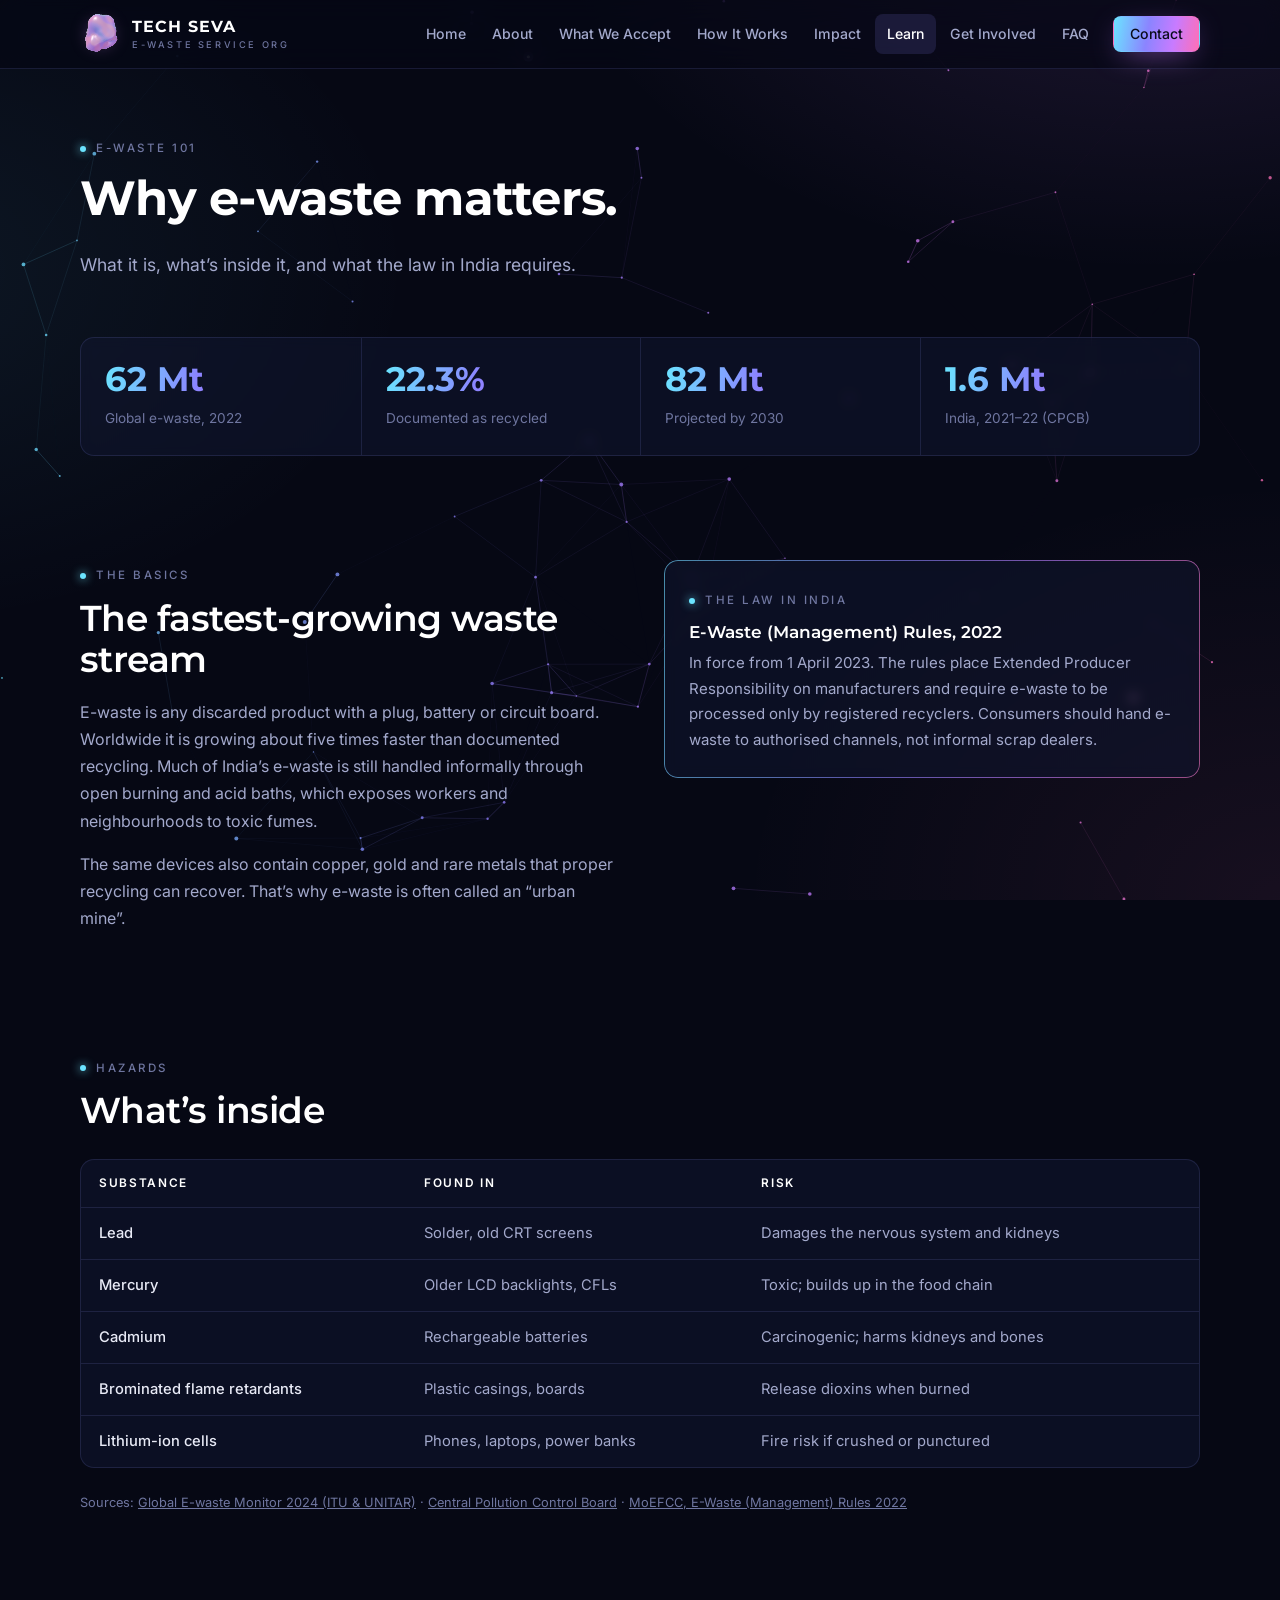
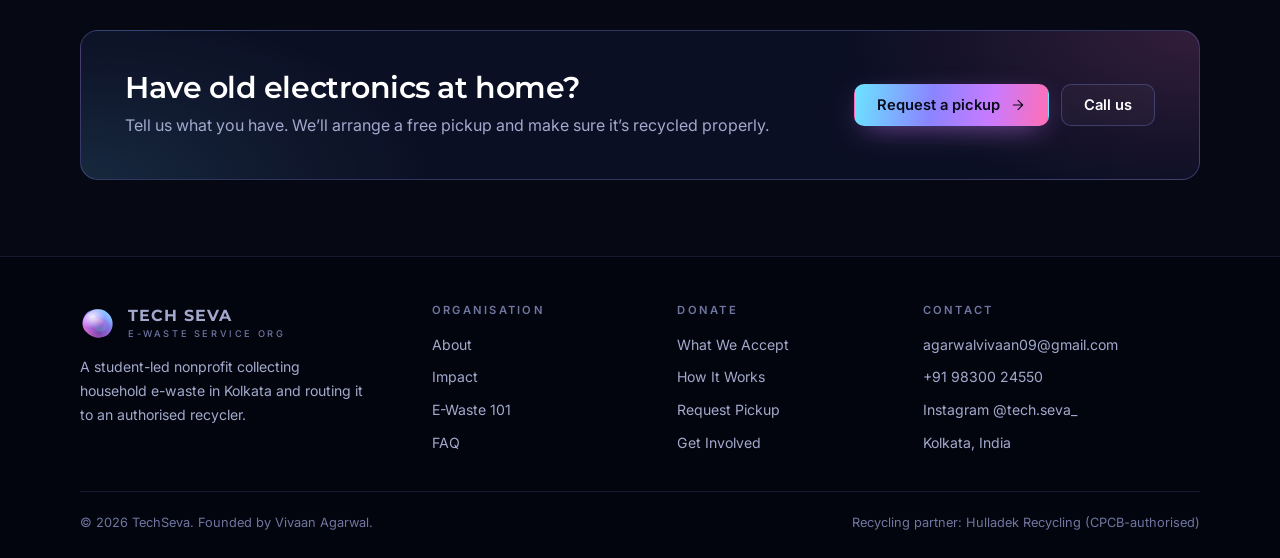
<file: learn.html>
<!doctype html>
<html lang="en">
<head>
  <meta charset="utf-8">
  <meta name="viewport" content="width=device-width, initial-scale=1">
  <title>E-Waste 101 | TechSeva</title>
  <meta name="description" content="What e-waste is, why it's hazardous, and what India's E-Waste (Management) Rules 2022 require.">
  <meta name="theme-color" content="#060814">
  <link rel="canonical" href="https://agarwalvivaan09-ai.github.io/techseva/learn.html">
  <meta property="og:type" content="website">
  <meta property="og:site_name" content="TechSeva">
  <meta property="og:title" content="E-Waste 101 | TechSeva">
  <meta property="og:description" content="What e-waste is, why it's hazardous, and what India's E-Waste (Management) Rules 2022 require.">
  <link rel="icon" href="favicon.svg" type="image/svg+xml">
  <link rel="preconnect" href="https://fonts.googleapis.com">
  <link rel="preconnect" href="https://fonts.gstatic.com" crossorigin>
  <link href="https://fonts.googleapis.com/css2?family=Inter:wght@400;500;600&family=Montserrat:wght@600;700;800&display=swap" rel="stylesheet">
  <link rel="stylesheet" href="assets/css/style.css?v=aa697367">
</head>
<body>
  <canvas id="net" aria-hidden="true"></canvas>
  <a class="skip" href="#main">Skip to content</a>
  <header class="site-header">
    <nav class="container nav" aria-label="Main">
      <a class="brand" href="index.html" aria-label="TechSeva home"><span class="brand-blob" data-blob="mini"><img src="assets/img/blob.svg?v=7ed084c2" alt="" width="40" height="40"></span><span><b>TECH SEVA</b><small>E-WASTE SERVICE ORG</small></span></a>
      <button class="nav-toggle" aria-label="Open menu" aria-expanded="false" aria-controls="nav-links"><svg viewBox="0 0 24 24" fill="none" stroke="currentColor" stroke-width="1.6" stroke-linecap="round" stroke-linejoin="round"><path d="M4 7h16M4 12h16M4 17h16"/></svg></button>
      <ul class="nav-links" id="nav-links">
        <li><a href="index.html">Home</a></li>
        <li><a href="about.html">About</a></li>
        <li><a href="what-we-accept.html">What We Accept</a></li>
        <li><a href="how-it-works.html">How It Works</a></li>
        <li><a href="impact.html">Impact</a></li>
        <li><a href="learn.html" aria-current="page">Learn</a></li>
        <li><a href="get-involved.html">Get Involved</a></li>
        <li><a href="faq.html">FAQ</a></li>
        <li><a class="btn btn-primary" href="contact.html">Contact</a></li>
      </ul>
    </nav>
  </header>

  <main id="main">
    <section class="page-hero">
      <div class="container">
        <div class="label">E-waste 101</div>
        <h1>Why e-waste matters.</h1>
        <p class="lead">What it is, what’s inside it, and what the law in India requires.</p>
      </div>
    </section>

    <section style="padding-top:8px">
      <div class="container">
        <div class="stats reveal">
          <div class="stat"><b class="grad">62 Mt</b><span>Global e-waste, 2022</span></div>
          <div class="stat"><b class="grad">22.3%</b><span>Documented as recycled</span></div>
          <div class="stat"><b class="grad">82 Mt</b><span>Projected by 2030</span></div>
          <div class="stat"><b class="grad">1.6 Mt</b><span>India, 2021–22 (CPCB)</span></div>
        </div>
      </div>
    </section>

    <section>
      <div class="container split">
        <div class="reveal">
          <div class="label">The basics</div>
          <h2>The fastest-growing waste stream</h2>
          <p>E-waste is any discarded product with a plug, battery or circuit board. Worldwide it is growing about five times faster than documented recycling. Much of India’s e-waste is still handled informally through open burning and acid baths, which exposes workers and neighbourhoods to toxic fumes.</p>
          <p>The same devices also contain copper, gold and rare metals that proper recycling can recover. That’s why e-waste is often called an “urban mine”.</p>
        </div>
        <div class="card glow reveal">
          <div class="label">The law in India</div>
          <h3>E-Waste (Management) Rules, 2022</h3>
          <p>In force from 1 April 2023. The rules place Extended Producer Responsibility on manufacturers and require e-waste to be processed only by registered recyclers. Consumers should hand e-waste to authorised channels, not informal scrap dealers.</p>
        </div>
      </div>
    </section>

    <section>
      <div class="container">
        <div class="head reveal"><div class="label">Hazards</div><h2>What’s inside</h2></div>
        <div class="table-wrap reveal">
          <table>
            <tr><th>Substance</th><th>Found in</th><th>Risk</th></tr>
            <tr><td>Lead</td><td>Solder, old CRT screens</td><td>Damages the nervous system and kidneys</td></tr>
            <tr><td>Mercury</td><td>Older LCD backlights, CFLs</td><td>Toxic; builds up in the food chain</td></tr>
            <tr><td>Cadmium</td><td>Rechargeable batteries</td><td>Carcinogenic; harms kidneys and bones</td></tr>
            <tr><td>Brominated flame retardants</td><td>Plastic casings, boards</td><td>Release dioxins when burned</td></tr>
            <tr><td>Lithium-ion cells</td><td>Phones, laptops, power banks</td><td>Fire risk if crushed or punctured</td></tr>
          </table>
        </div>
        <p class="sources mt">Sources: <a href="https://ewastemonitor.info/the-global-e-waste-monitor-2024/" target="_blank" rel="noopener">Global E-waste Monitor 2024 (ITU &amp; UNITAR)</a> · <a href="https://cpcb.nic.in/e-waste/" target="_blank" rel="noopener">Central Pollution Control Board</a> · <a href="https://moef.gov.in/" target="_blank" rel="noopener">MoEFCC, E-Waste (Management) Rules 2022</a></p>
      </div>
    </section>

    <section>
      <div class="container">
        <div class="cta reveal">
          <div>
            <h2>Have old electronics at home?</h2>
            <p>Tell us what you have. We’ll arrange a free pickup and make sure it’s recycled properly.</p>
          </div>
          <div class="actions" style="margin:0">
            <a class="btn btn-primary" href="contact.html#pickup">Request a pickup <svg viewBox="0 0 24 24" fill="none" stroke="currentColor" stroke-width="1.6" stroke-linecap="round" stroke-linejoin="round"><path d="M5 12h14M12 5l7 7-7 7"/></svg></a>
            <a class="btn btn-ghost" href="tel:+919830024550">Call us</a>
          </div>
        </div>
      </div>
    </section>
  </main>

  <footer class="site-footer">
    <div class="container">
      <div class="footer-grid">
        <div>
          <a class="brand" href="index.html"><img src="assets/img/logo-mark.svg?v=d8d54067" alt="" width="36" height="36"><span><b>TECH SEVA</b><small>E-WASTE SERVICE ORG</small></span></a>
          <p>A student-led nonprofit collecting household e-waste in Kolkata and routing it to an authorised recycler.</p>
        </div>
        <div>
          <h4>Organisation</h4>
          <ul>
            <li><a href="about.html">About</a></li>
            <li><a href="impact.html">Impact</a></li>
            <li><a href="learn.html">E-Waste 101</a></li>
            <li><a href="faq.html">FAQ</a></li>
          </ul>
        </div>
        <div>
          <h4>Donate</h4>
          <ul>
            <li><a href="what-we-accept.html">What We Accept</a></li>
            <li><a href="how-it-works.html">How It Works</a></li>
            <li><a href="contact.html#pickup">Request Pickup</a></li>
            <li><a href="get-involved.html">Get Involved</a></li>
          </ul>
        </div>
        <div>
          <h4>Contact</h4>
          <ul>
            <li><a href="mailto:agarwalvivaan09@gmail.com">agarwalvivaan09@gmail.com</a></li>
            <li><a href="tel:+919830024550">+91 98300 24550</a></li>
            <li><a href="https://www.instagram.com/tech.seva_/" target="_blank" rel="noopener">Instagram @tech.seva_</a></li>
            <li>Kolkata, India</li>
          </ul>
        </div>
      </div>
      <div class="footer-bottom">
        <span>&copy; <span id="year">2026</span> TechSeva. Founded by Vivaan Agarwal.</span>
        <span>Recycling partner: Hulladek Recycling (CPCB-authorised)</span>
      </div>
    </div>
  </footer>
  <script src="assets/js/vendor/three.min.js?v=eb854986" defer></script>
  <script src="assets/js/blob.js?v=fdc7ba39" defer></script>
  <script src="assets/js/main.js?v=6553cc19" defer></script>
</body>
</html>
</file>
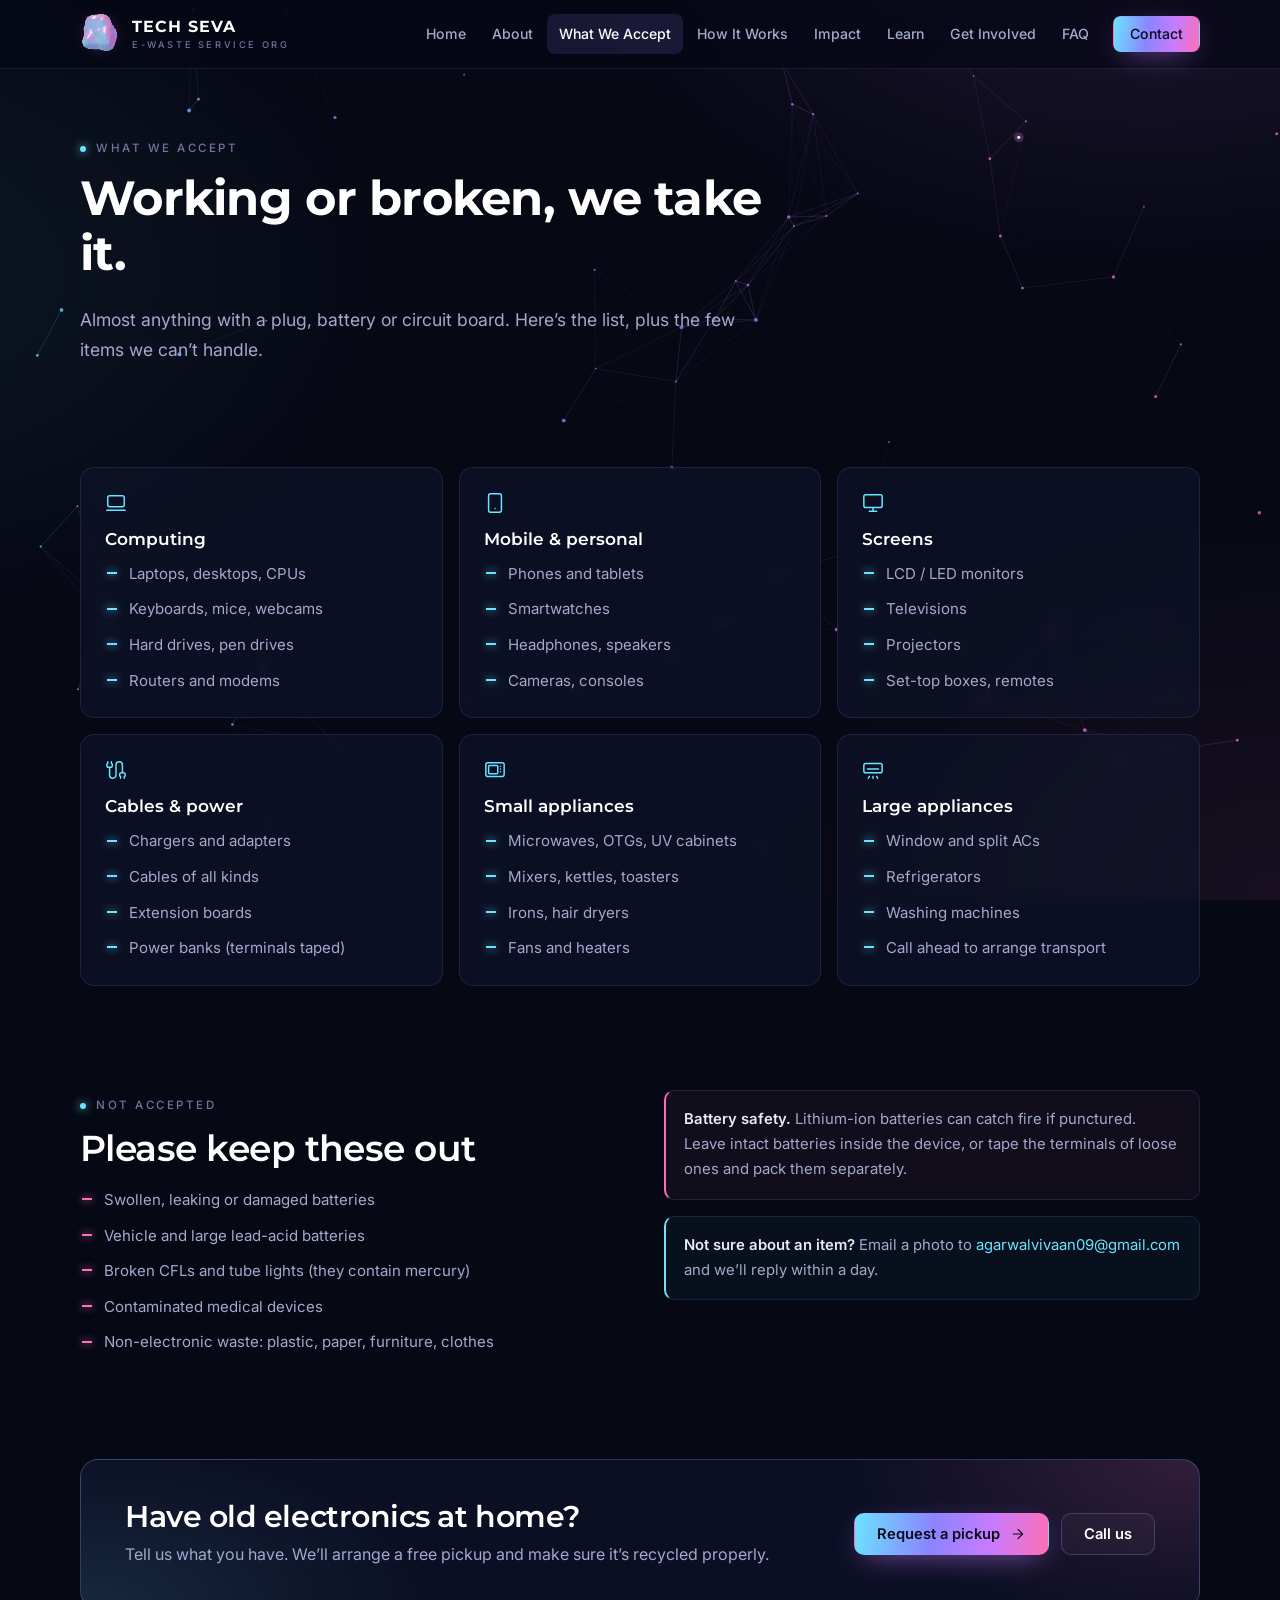
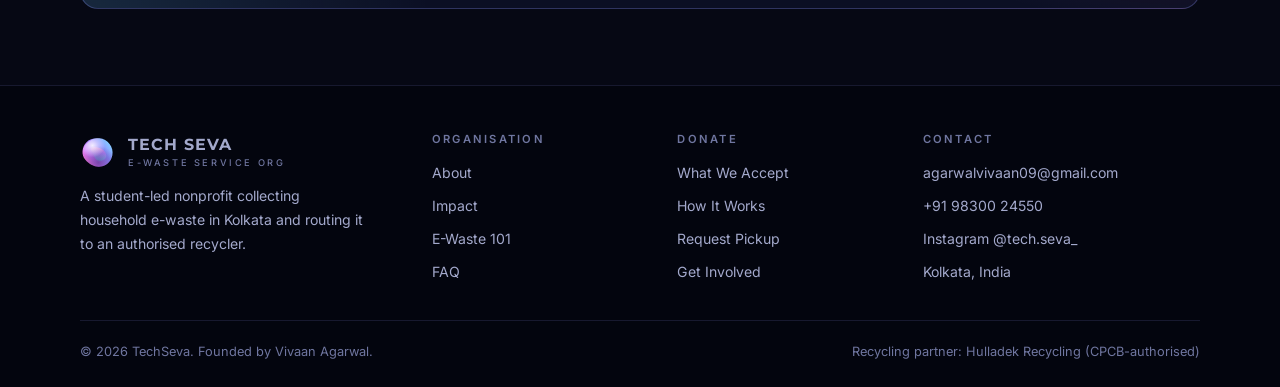
<file: what-we-accept.html>
<!doctype html>
<html lang="en">
<head>
  <meta charset="utf-8">
  <meta name="viewport" content="width=device-width, initial-scale=1">
  <title>What We Accept | TechSeva</title>
  <meta name="description" content="The electronics TechSeva accepts for recycling, items we can't take, and battery safety tips.">
  <meta name="theme-color" content="#060814">
  <link rel="canonical" href="https://agarwalvivaan09-ai.github.io/techseva/what-we-accept.html">
  <meta property="og:type" content="website">
  <meta property="og:site_name" content="TechSeva">
  <meta property="og:title" content="What We Accept | TechSeva">
  <meta property="og:description" content="The electronics TechSeva accepts for recycling, items we can't take, and battery safety tips.">
  <link rel="icon" href="favicon.svg" type="image/svg+xml">
  <link rel="preconnect" href="https://fonts.googleapis.com">
  <link rel="preconnect" href="https://fonts.gstatic.com" crossorigin>
  <link href="https://fonts.googleapis.com/css2?family=Inter:wght@400;500;600&family=Montserrat:wght@600;700;800&display=swap" rel="stylesheet">
  <link rel="stylesheet" href="assets/css/style.css?v=aa697367">
</head>
<body>
  <canvas id="net" aria-hidden="true"></canvas>
  <a class="skip" href="#main">Skip to content</a>
  <header class="site-header">
    <nav class="container nav" aria-label="Main">
      <a class="brand" href="index.html" aria-label="TechSeva home"><span class="brand-blob" data-blob="mini"><img src="assets/img/blob.svg?v=7ed084c2" alt="" width="40" height="40"></span><span><b>TECH SEVA</b><small>E-WASTE SERVICE ORG</small></span></a>
      <button class="nav-toggle" aria-label="Open menu" aria-expanded="false" aria-controls="nav-links"><svg viewBox="0 0 24 24" fill="none" stroke="currentColor" stroke-width="1.6" stroke-linecap="round" stroke-linejoin="round"><path d="M4 7h16M4 12h16M4 17h16"/></svg></button>
      <ul class="nav-links" id="nav-links">
        <li><a href="index.html">Home</a></li>
        <li><a href="about.html">About</a></li>
        <li><a href="what-we-accept.html" aria-current="page">What We Accept</a></li>
        <li><a href="how-it-works.html">How It Works</a></li>
        <li><a href="impact.html">Impact</a></li>
        <li><a href="learn.html">Learn</a></li>
        <li><a href="get-involved.html">Get Involved</a></li>
        <li><a href="faq.html">FAQ</a></li>
        <li><a class="btn btn-primary" href="contact.html">Contact</a></li>
      </ul>
    </nav>
  </header>

  <main id="main">
    <section class="page-hero">
      <div class="container">
        <div class="label">What we accept</div>
        <h1>Working or broken, we take it.</h1>
        <p class="lead">Almost anything with a plug, battery or circuit board. Here’s the list, plus the few items we can’t handle.</p>
      </div>
    </section>

    <section>
      <div class="container grid g3">
        <div class="card reveal"><div class="ic" aria-hidden="true"><svg viewBox="0 0 24 24" fill="none" stroke="currentColor" stroke-width="1.6" stroke-linecap="round" stroke-linejoin="round"><rect x="3" y="4" width="18" height="12" rx="2"/><path d="M2 20h20"/></svg></div><h3>Computing</h3><ul class="list" style="margin-top:12px"><li>Laptops, desktops, CPUs</li><li>Keyboards, mice, webcams</li><li>Hard drives, pen drives</li><li>Routers and modems</li></ul></div>
        <div class="card reveal"><div class="ic" aria-hidden="true"><svg viewBox="0 0 24 24" fill="none" stroke="currentColor" stroke-width="1.6" stroke-linecap="round" stroke-linejoin="round"><rect x="5" y="2" width="14" height="20" rx="2"/><path d="M12 18h.01"/></svg></div><h3>Mobile & personal</h3><ul class="list" style="margin-top:12px"><li>Phones and tablets</li><li>Smartwatches</li><li>Headphones, speakers</li><li>Cameras, consoles</li></ul></div>
        <div class="card reveal"><div class="ic" aria-hidden="true"><svg viewBox="0 0 24 24" fill="none" stroke="currentColor" stroke-width="1.6" stroke-linecap="round" stroke-linejoin="round"><rect x="2" y="3" width="20" height="14" rx="2"/><path d="M8 21h8M12 17v4"/></svg></div><h3>Screens</h3><ul class="list" style="margin-top:12px"><li>LCD / LED monitors</li><li>Televisions</li><li>Projectors</li><li>Set-top boxes, remotes</li></ul></div>
        <div class="card reveal"><div class="ic" aria-hidden="true"><svg viewBox="0 0 24 24" fill="none" stroke="currentColor" stroke-width="1.6" stroke-linecap="round" stroke-linejoin="round"><path d="M17 21v-2a1 1 0 0 1-1-1v-1a2 2 0 0 1 2-2h2a2 2 0 0 1 2 2v1a1 1 0 0 1-1 1v2M19 15V6.5a3.5 3.5 0 0 0-7 0v11a3.5 3.5 0 0 1-7 0V9M7 3v2a1 1 0 0 1 1 1v1a2 2 0 0 1-2 2H4a2 2 0 0 1-2-2V6a1 1 0 0 1 1-1V3"/></svg></div><h3>Cables & power</h3><ul class="list" style="margin-top:12px"><li>Chargers and adapters</li><li>Cables of all kinds</li><li>Extension boards</li><li>Power banks (terminals taped)</li></ul></div>
        <div class="card reveal"><div class="ic" aria-hidden="true"><svg viewBox="0 0 24 24" fill="none" stroke="currentColor" stroke-width="1.6" stroke-linecap="round" stroke-linejoin="round"><rect x="2" y="4" width="20" height="15" rx="2"/><rect x="5" y="7" width="10" height="9" rx="1"/><path d="M18 8h.01M18 11h.01M18 14h.01"/></svg></div><h3>Small appliances</h3><ul class="list" style="margin-top:12px"><li>Microwaves, OTGs, UV cabinets</li><li>Mixers, kettles, toasters</li><li>Irons, hair dryers</li><li>Fans and heaters</li></ul></div>
        <div class="card reveal"><div class="ic" aria-hidden="true"><svg viewBox="0 0 24 24" fill="none" stroke="currentColor" stroke-width="1.6" stroke-linecap="round" stroke-linejoin="round"><rect x="2" y="5" width="20" height="10" rx="2"/><path d="M6 11h12M8 19l-1 2M12 19v2M16 19l1 2"/></svg></div><h3>Large appliances</h3><ul class="list" style="margin-top:12px"><li>Window and split ACs</li><li>Refrigerators</li><li>Washing machines</li><li>Call ahead to arrange transport</li></ul></div>
      </div>
    </section>

    <section>
      <div class="container split">
        <div class="reveal">
          <div class="label">Not accepted</div>
          <h2>Please keep these out</h2>
          <ul class="list no">
            <li>Swollen, leaking or damaged batteries</li>
            <li>Vehicle and large lead-acid batteries</li>
            <li>Broken CFLs and tube lights (they contain mercury)</li>
            <li>Contaminated medical devices</li>
            <li>Non-electronic waste: plastic, paper, furniture, clothes</li>
          </ul>
        </div>
        <div class="grid reveal">
          <div class="note warn"><strong>Battery safety.</strong> Lithium-ion batteries can catch fire if punctured. Leave intact batteries inside the device, or tape the terminals of loose ones and pack them separately.</div>
          <div class="note"><strong>Not sure about an item?</strong> Email a photo to <a href="mailto:agarwalvivaan09@gmail.com">agarwalvivaan09@gmail.com</a> and we’ll reply within a day.</div>
        </div>
      </div>
    </section>

    <section>
      <div class="container">
        <div class="cta reveal">
          <div>
            <h2>Have old electronics at home?</h2>
            <p>Tell us what you have. We’ll arrange a free pickup and make sure it’s recycled properly.</p>
          </div>
          <div class="actions" style="margin:0">
            <a class="btn btn-primary" href="contact.html#pickup">Request a pickup <svg viewBox="0 0 24 24" fill="none" stroke="currentColor" stroke-width="1.6" stroke-linecap="round" stroke-linejoin="round"><path d="M5 12h14M12 5l7 7-7 7"/></svg></a>
            <a class="btn btn-ghost" href="tel:+919830024550">Call us</a>
          </div>
        </div>
      </div>
    </section>
  </main>

  <footer class="site-footer">
    <div class="container">
      <div class="footer-grid">
        <div>
          <a class="brand" href="index.html"><img src="assets/img/logo-mark.svg?v=d8d54067" alt="" width="36" height="36"><span><b>TECH SEVA</b><small>E-WASTE SERVICE ORG</small></span></a>
          <p>A student-led nonprofit collecting household e-waste in Kolkata and routing it to an authorised recycler.</p>
        </div>
        <div>
          <h4>Organisation</h4>
          <ul>
            <li><a href="about.html">About</a></li>
            <li><a href="impact.html">Impact</a></li>
            <li><a href="learn.html">E-Waste 101</a></li>
            <li><a href="faq.html">FAQ</a></li>
          </ul>
        </div>
        <div>
          <h4>Donate</h4>
          <ul>
            <li><a href="what-we-accept.html">What We Accept</a></li>
            <li><a href="how-it-works.html">How It Works</a></li>
            <li><a href="contact.html#pickup">Request Pickup</a></li>
            <li><a href="get-involved.html">Get Involved</a></li>
          </ul>
        </div>
        <div>
          <h4>Contact</h4>
          <ul>
            <li><a href="mailto:agarwalvivaan09@gmail.com">agarwalvivaan09@gmail.com</a></li>
            <li><a href="tel:+919830024550">+91 98300 24550</a></li>
            <li><a href="https://www.instagram.com/tech.seva_/" target="_blank" rel="noopener">Instagram @tech.seva_</a></li>
            <li>Kolkata, India</li>
          </ul>
        </div>
      </div>
      <div class="footer-bottom">
        <span>&copy; <span id="year">2026</span> TechSeva. Founded by Vivaan Agarwal.</span>
        <span>Recycling partner: Hulladek Recycling (CPCB-authorised)</span>
      </div>
    </div>
  </footer>
  <script src="assets/js/vendor/three.min.js?v=eb854986" defer></script>
  <script src="assets/js/blob.js?v=fdc7ba39" defer></script>
  <script src="assets/js/main.js?v=6553cc19" defer></script>
</body>
</html>
</file>
<file: assets/css/style.css>
/* =========================================================
   TechSeva — E-Waste Service Org
   Dark / neural-network theme
   ========================================================= */
:root {
  --bg: #060814;
  --surface: rgba(18, 22, 48, .55);
  --surface-solid: #10142c;
  --line: rgba(140, 150, 255, .14);
  --line-strong: rgba(140, 150, 255, .28);
  --text: #e8eaf6;
  --text-2: #a3a9cc;
  --text-3: #6f76a0;
  --cyan: #6be4ff;
  --violet: #8b84ff;
  --orchid: #c87bff;
  --pink: #ff6fb5;
  --grad: linear-gradient(100deg, var(--cyan), var(--violet) 40%, var(--orchid) 70%, var(--pink));
  --radius: 14px;
  --max: 1120px;
  --head: "Montserrat", system-ui, sans-serif;
  --body: "Inter", system-ui, -apple-system, "Segoe UI", sans-serif;
}

*, *::before, *::after { box-sizing: border-box; }
html { scroll-behavior: smooth; -webkit-text-size-adjust: 100%; }
body {
  margin: 0; min-height: 100vh;
  font: 400 16px/1.7 var(--body);
  color: var(--text);
  background:
    radial-gradient(1000px 600px at 90% -10%, rgba(200, 123, 255, .13), transparent 60%),
    radial-gradient(900px 600px at -10% 30%, rgba(107, 228, 255, .07), transparent 60%),
    radial-gradient(900px 700px at 100% 100%, rgba(255, 111, 181, .07), transparent 60%),
    var(--bg);
  background-attachment: fixed;
  -webkit-font-smoothing: antialiased;
}
#net { position: fixed; inset: 0; width: 100%; height: 100%; z-index: 0; pointer-events: none; }
.site-header, main, .site-footer { position: relative; z-index: 1; }
.site-header { z-index: 50; }

img, svg, canvas { display: block; max-width: 100%; }
a { color: var(--cyan); text-decoration: none; }
a:hover { color: #fff; }
h1, h2, h3 { font-family: var(--head); color: #fff; margin: 0 0 .5em; letter-spacing: -.015em; line-height: 1.15; }
h1 { font-size: clamp(2.2rem, 5vw, 3.6rem); font-weight: 700; }
h2 { font-size: clamp(1.6rem, 3vw, 2.25rem); font-weight: 600; }
h3 { font-size: 1.05rem; font-weight: 600; letter-spacing: 0; }
p { margin: 0 0 1em; color: var(--text-2); }
strong { color: var(--text); font-weight: 600; }
ul { padding-left: 1.2em; color: var(--text-2); }

.container { width: min(100% - 32px, var(--max)); margin-inline: auto; }
.skip { position: absolute; left: -999px; top: 8px; background: #fff; color: #000; padding: 8px 14px; border-radius: 8px; z-index: 100; }
.skip:focus { left: 16px; }
.grad { background: var(--grad); -webkit-background-clip: text; background-clip: text; color: transparent; }

.label {
  display: inline-flex; align-items: center; gap: 10px; margin-bottom: 16px;
  font: 500 .72rem/1 var(--body); letter-spacing: .22em; text-transform: uppercase; color: var(--text-3);
}
.label::before { content: ""; width: 6px; height: 6px; border-radius: 50%; background: var(--cyan); box-shadow: 0 0 10px var(--cyan); }
.lead { font-size: 1.1rem; color: var(--text-2); max-width: 60ch; }

/* ---------- Buttons ---------- */
.btn {
  display: inline-flex; align-items: center; gap: 10px; padding: 12px 22px; border-radius: 10px;
  font: 600 .92rem/1 var(--body); border: 1px solid transparent; cursor: pointer;
  transition: transform .15s, box-shadow .2s, border-color .2s, background .2s; color: #fff;
}
.btn svg { width: 16px; height: 16px; }
.btn:hover { transform: translateY(-1px); color: #fff; }
.btn-primary { background: var(--grad); color: #0a0b1a; box-shadow: 0 8px 30px -10px rgba(200,123,255,.7); }
.btn-primary:hover { color: #0a0b1a; box-shadow: 0 10px 36px -8px rgba(200,123,255,.9); }
.btn-ghost { background: rgba(255,255,255,.03); border-color: var(--line-strong); }
.btn-ghost:hover { border-color: var(--cyan); background: rgba(107,228,255,.06); }

/* ---------- Header ---------- */
.site-header { position: sticky; top: 0; background: rgba(6, 8, 20, .72); backdrop-filter: blur(14px) saturate(1.3); -webkit-backdrop-filter: blur(14px) saturate(1.3); border-bottom: 1px solid var(--line); }
.nav { display: flex; align-items: center; justify-content: space-between; height: 68px; gap: 20px; }
.brand { display: flex; align-items: center; gap: 12px; color: #fff; }
.brand img { width: 36px; height: 36px; border-radius: 9px; }
.brand-blob { position: relative; width: 40px; height: 40px; flex: none; isolation: isolate; }
.brand-blob img, .brand-blob canvas { position: absolute; inset: 0; width: 100% !important; height: 100% !important; border-radius: 0; }
.brand-blob::after { content: ""; position: absolute; inset: 4px; border-radius: 50%; background: radial-gradient(circle, rgba(139,132,255,.55), rgba(255,111,181,.15) 60%, transparent 75%); filter: blur(8px); z-index: -1; }
.brand b { display: block; font: 700 1rem/1 var(--head); letter-spacing: .06em; }
.brand small { display: block; font: 500 .58rem/1 var(--body); letter-spacing: .28em; color: var(--text-3); margin-top: 5px; }
.nav-links { display: flex; align-items: center; gap: 2px; list-style: none; margin: 0; padding: 0; }
.nav-links a { display: block; color: var(--text-2); font-size: .88rem; font-weight: 500; padding: 8px 12px; border-radius: 8px; }
.nav-links a:hover { color: #fff; }
.nav-links a[aria-current="page"] { color: #fff; background: rgba(139,132,255,.14); }
.nav-links .btn { margin-left: 10px; padding: 10px 16px; color: #0a0b1a; }
.nav-toggle { display: none; background: none; border: 0; color: #fff; padding: 6px; cursor: pointer; }
.nav-toggle svg { width: 26px; height: 26px; }
@media (max-width: 940px) {
  .nav-toggle { display: block; }
  .nav-links { display: none; position: absolute; top: 68px; left: 0; right: 0; flex-direction: column; align-items: stretch; padding: 10px 16px 18px; background: rgba(6,8,20,.97); border-bottom: 1px solid var(--line); }
  .nav-links.open { display: flex; }
  .nav-links a { padding: 13px 10px; font-size: .98rem; }
  .nav-links .btn { margin: 10px 0 0; justify-content: center; }
}

/* ---------- Hero ---------- */
.hero { padding: 64px 0 48px; }
.hero-grid { display: grid; grid-template-columns: 1.05fr .95fr; gap: 40px; align-items: center; }
.hero h1 { margin-bottom: 18px; }
.actions { display: flex; flex-wrap: wrap; gap: 12px; margin-top: 28px; }
.blob-wrap { position: relative; aspect-ratio: 1; width: 100%; max-width: 480px; margin-inline: auto; }
.blob-wrap canvas, .blob-wrap img { position: absolute; inset: 0; width: 100%; height: 100%; }
.blob-wrap { cursor: grab; touch-action: pan-y; isolation: isolate; }
.blob-wrap.grab { cursor: grabbing; }
.blob-wrap::before { content: ""; position: absolute; inset: 8%; border-radius: 50%; z-index: -1; filter: blur(60px); opacity: .6;
  background: conic-gradient(from 90deg, rgba(107,228,255,.55), rgba(139,132,255,.5), rgba(200,123,255,.55), rgba(255,111,181,.5), rgba(107,228,255,.55));
  animation: halo 14s linear infinite; }
.blob-wrap::after { content: ""; position: absolute; inset: -10%; border-radius: 50%; z-index: -2; background: radial-gradient(circle, rgba(60,40,140,.35), transparent 65%); }
@keyframes halo { to { transform: rotate(360deg); } }
@media (prefers-reduced-motion: reduce) { .blob-wrap::before { animation: none; } }
@media (max-width: 860px) { .hero { padding: 32px 0 24px; } .hero-grid { grid-template-columns: 1fr; gap: 0; } .blob-wrap { max-width: 300px; order: -1; } }

.page-hero { padding: 64px 0 32px; }
.page-hero h1 { font-size: clamp(2rem, 4.2vw, 3rem); max-width: 22ch; }

/* ---------- Sections ---------- */
section { padding: 52px 0; }
.head { max-width: 640px; margin-bottom: 28px; }
.head.center { text-align: center; margin-inline: auto; }
.head.center .lead { margin-inline: auto; }
.grid { display: grid; gap: 16px; }
.g2 { grid-template-columns: repeat(2, 1fr); }
.g3 { grid-template-columns: repeat(3, 1fr); }
.g4 { grid-template-columns: repeat(4, 1fr); }
.split { display: grid; grid-template-columns: 1fr 1fr; gap: 48px; align-items: start; }
@media (max-width: 900px) { .g3, .g4 { grid-template-columns: repeat(2, 1fr); } .split { grid-template-columns: 1fr; gap: 28px; } }
@media (max-width: 600px) { .g2, .g3, .g4 { grid-template-columns: 1fr; } section { padding: 40px 0; } }

/* ---------- Cards ---------- */
.card {
  position: relative; background: var(--surface); border: 1px solid var(--line); border-radius: var(--radius);
  padding: 24px; backdrop-filter: blur(6px); -webkit-backdrop-filter: blur(6px); transition: border-color .25s, transform .25s;
}
.card:hover { border-color: var(--line-strong); transform: translateY(-2px); }
.card p { margin: 0; font-size: .94rem; }
.card h3 { margin-bottom: 8px; }
.card .ic { width: 22px; height: 22px; color: var(--cyan); margin-bottom: 16px; }
.card .ic svg { width: 22px; height: 22px; }
.card.glow::before {
  content: ""; position: absolute; inset: -1px; border-radius: inherit; padding: 1px; pointer-events: none;
  background: var(--grad); -webkit-mask: linear-gradient(#000 0 0) content-box, linear-gradient(#000 0 0); -webkit-mask-composite: xor; mask-composite: exclude; opacity: .55;
}
.num { font: 600 .75rem/1 var(--body); letter-spacing: .18em; color: var(--text-3); margin-bottom: 14px; display: block; }

/* Stats strip */
.stats { display: grid; grid-template-columns: repeat(4, 1fr); border: 1px solid var(--line); border-radius: var(--radius); background: var(--surface); backdrop-filter: blur(6px); -webkit-backdrop-filter: blur(6px); }
.stat { padding: 24px; border-left: 1px solid var(--line); }
.stat:first-child { border-left: 0; }
.stat b { display: block; font: 700 clamp(1.6rem, 3vw, 2.1rem)/1 var(--head); margin-bottom: 8px; }
.stat span { font-size: .85rem; color: var(--text-3); }
@media (max-width: 760px) { .stats { grid-template-columns: repeat(2, 1fr); } .stat:nth-child(3) { border-left: 0; } .stat:nth-child(n+3) { border-top: 1px solid var(--line); } }

/* Lists */
.list { list-style: none; padding: 0; margin: 0; display: grid; gap: 10px; }
.list li { position: relative; padding-left: 24px; font-size: .94rem; color: var(--text-2); }
.list li::before { content: ""; position: absolute; left: 2px; top: .75em; width: 10px; height: 2px; background: var(--cyan); box-shadow: 0 0 8px var(--cyan); }
.list.no li::before { background: var(--pink); box-shadow: 0 0 8px var(--pink); }
.tags { display: flex; flex-wrap: wrap; gap: 8px; }
.tag { font-size: .84rem; padding: 6px 12px; border: 1px solid var(--line); border-radius: 999px; color: var(--text-2); background: rgba(255,255,255,.02); }

.note { border: 1px solid var(--line); border-left: 2px solid var(--cyan); border-radius: 10px; padding: 16px 18px; background: rgba(107,228,255,.04); font-size: .93rem; color: var(--text-2); }
.note.warn { border-left-color: var(--pink); background: rgba(255,111,181,.05); }

/* Table */
.table-wrap { overflow-x: auto; border: 1px solid var(--line); border-radius: var(--radius); background: var(--surface); }
table { border-collapse: collapse; width: 100%; min-width: 520px; font-size: .92rem; }
th, td { text-align: left; padding: 13px 18px; border-bottom: 1px solid var(--line); vertical-align: top; color: var(--text-2); }
th { color: #fff; font-weight: 600; font-size: .74rem; letter-spacing: .14em; text-transform: uppercase; }
tr:last-child td { border-bottom: 0; }
td:first-child { color: var(--text); font-weight: 500; white-space: nowrap; }

/* Gallery */
.gallery { display: grid; grid-template-columns: repeat(4, 1fr); gap: 14px; }
@media (max-width: 860px) { .gallery { grid-template-columns: repeat(2, 1fr); } }
.shot { margin: 0; border: 1px solid var(--line); border-radius: var(--radius); overflow: hidden; background: var(--surface); }
.shot .frame { position: relative; aspect-ratio: 4/3; display: grid; place-items: center; background: linear-gradient(135deg, rgba(107,228,255,.06), rgba(200,123,255,.09)); color: var(--text-3); }
.shot .frame svg { width: 40px; height: 40px; }
.shot img { position: absolute; inset: 0; width: 100%; height: 100%; object-fit: cover; }
.shot figcaption { padding: 12px 14px; font-size: .82rem; color: var(--text-3); }
.shot figcaption b { display: block; color: var(--text); font-weight: 600; font-size: .9rem; }

/* Certificates */
.cert dl { display: grid; grid-template-columns: auto 1fr; gap: 6px 18px; margin: 14px 0 20px; font-size: .9rem; }
.cert dt { color: var(--text-3); }
.cert dd { margin: 0; color: var(--text); font-weight: 500; }

/* FAQ */
.faq { display: grid; gap: 10px; max-width: 820px; }
.faq details { border: 1px solid var(--line); border-radius: 12px; background: var(--surface); padding: 0 20px; }
.faq details[open] { border-color: var(--line-strong); }
.faq summary { cursor: pointer; list-style: none; padding: 17px 0; font-weight: 600; color: #fff; display: flex; justify-content: space-between; gap: 16px; }
.faq summary::-webkit-details-marker { display: none; }
.faq summary::after { content: "+"; color: var(--cyan); font-size: 1.3rem; line-height: 1; transition: transform .2s; }
.faq details[open] summary::after { transform: rotate(45deg); }
.faq details p { padding-bottom: 6px; font-size: .94rem; }

/* Forms */
.form { display: grid; gap: 14px; }
.form .row { display: grid; grid-template-columns: 1fr 1fr; gap: 14px; }
@media (max-width: 600px) { .form .row { grid-template-columns: 1fr; } }
label { display: grid; gap: 6px; font-size: .82rem; font-weight: 500; color: var(--text-2); }
input, select, textarea {
  font: inherit; font-size: .95rem; color: var(--text); padding: 11px 13px; width: 100%;
  background: rgba(6, 8, 20, .6); border: 1px solid var(--line-strong); border-radius: 9px;
}
select option { background: var(--surface-solid); }
input::placeholder, textarea::placeholder { color: var(--text-3); }
input:focus, select:focus, textarea:focus { outline: none; border-color: var(--cyan); box-shadow: 0 0 0 3px rgba(107,228,255,.15); }
textarea { min-height: 100px; resize: vertical; }
.check { display: flex; gap: 10px; align-items: flex-start; font-weight: 400; }
.check input { width: auto; margin-top: 4px; accent-color: var(--violet); }
.form-note { font-size: .82rem; color: var(--text-3); margin: 0; }

/* Contact rows */
.contact-list { display: grid; border: 1px solid var(--line); border-radius: var(--radius); background: var(--surface); overflow: hidden; }
.contact-list > * { display: flex; align-items: center; gap: 16px; padding: 18px 20px; border-top: 1px solid var(--line); color: var(--text); }
.contact-list > :first-child { border-top: 0; }
.contact-list svg { width: 20px; height: 20px; color: var(--cyan); flex: none; }
.contact-list small { display: block; font-size: .7rem; letter-spacing: .16em; text-transform: uppercase; color: var(--text-3); }
.contact-list a:hover { background: rgba(107,228,255,.05); color: #fff; }

/* CTA */
.cta { position: relative; overflow: hidden; border: 1px solid var(--line-strong); border-radius: 18px; padding: 40px 44px; display: flex; gap: 28px; align-items: center; justify-content: space-between; flex-wrap: wrap;
  background: radial-gradient(500px 240px at 100% 0%, rgba(255,111,181,.16), transparent 70%), radial-gradient(500px 240px at 0% 100%, rgba(107,228,255,.12), transparent 70%), rgba(14,18,42,.75); }
.cta h2 { margin-bottom: 6px; font-size: clamp(1.4rem, 2.6vw, 1.9rem); }
.cta p { margin: 0; }
@media (max-width: 600px) { .cta { padding: 28px 22px; } }

.sources { font-size: .8rem; color: var(--text-3); }
.sources a { color: var(--text-3); text-decoration: underline; }

/* ---------- Footer ---------- */
.site-footer { border-top: 1px solid var(--line); background: rgba(4, 5, 14, .85); padding: 48px 0 24px; font-size: .88rem; margin-top: 24px; }
.footer-grid { display: grid; grid-template-columns: 1.5fr 1fr 1fr 1.3fr; gap: 32px; }
.site-footer h4 { font: 600 .7rem/1 var(--body); letter-spacing: .2em; text-transform: uppercase; color: var(--text-3); margin: 0 0 16px; }
.site-footer ul { list-style: none; padding: 0; margin: 0; display: grid; gap: 9px; }
.site-footer a { color: var(--text-2); }
.site-footer a:hover { color: #fff; }
.site-footer p { font-size: .88rem; margin-top: 14px; max-width: 32ch; }
.footer-bottom { display: flex; justify-content: space-between; flex-wrap: wrap; gap: 12px; border-top: 1px solid var(--line); margin-top: 36px; padding-top: 20px; color: var(--text-3); font-size: .8rem; }
@media (max-width: 860px) { .footer-grid { grid-template-columns: 1fr 1fr; } }
@media (max-width: 520px) { .footer-grid { grid-template-columns: 1fr; } }

/* Reveal */
.reveal { opacity: 0; transform: translateY(14px); transition: opacity .7s ease, transform .7s ease; }
.reveal.in { opacity: 1; transform: none; }
@media (prefers-reduced-motion: reduce) { .reveal { opacity: 1; transform: none; transition: none; } html { scroll-behavior: auto; } }
.mt { margin-top: 24px; } .mb0 { margin-bottom: 0; } .center { text-align: center; }
</file>
